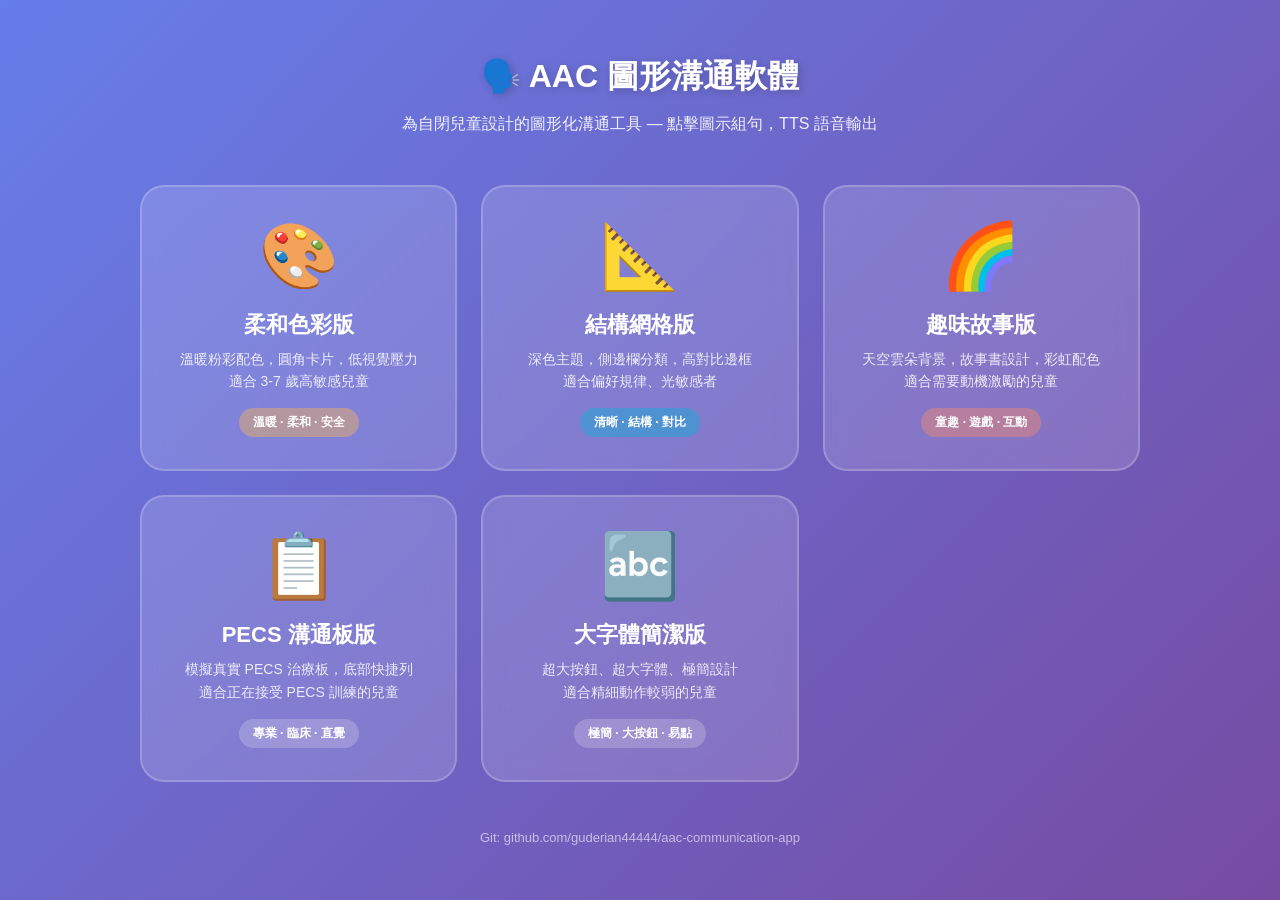
<file: index.html>
<!DOCTYPE html>
<html lang="zh-Hant">
<head>
<meta charset="UTF-8">
<meta name="viewport" content="width=device-width, initial-scale=1.0">
<title>AAC 圖形溝通軟體 - 視覺原型</title>
<style>
  * { box-sizing: border-box; margin: 0; padding: 0; }
  body {
    font-family: "Noto Sans TC", "Microsoft JhengHei", sans-serif;
    background: linear-gradient(135deg, #667eea 0%, #764ba2 100%);
    min-height: 100vh;
    display: flex;
    flex-direction: column;
    align-items: center;
    justify-content: center;
    padding: 40px 20px;
    color: white;
  }
  h1 {
    font-size: 32px;
    margin-bottom: 12px;
    text-align: center;
    text-shadow: 2px 2px 8px rgba(0,0,0,0.2);
  }
  .subtitle {
    font-size: 16px;
    opacity: 0.9;
    margin-bottom: 48px;
    text-align: center;
    max-width: 500px;
    line-height: 1.6;
  }
  .cards {
    display: grid;
    grid-template-columns: repeat(auto-fit, minmax(280px, 1fr));
    gap: 24px;
    max-width: 1000px;
    width: 100%;
  }
  .card {
    background: rgba(255,255,255,0.15);
    backdrop-filter: blur(10px);
    border-radius: 24px;
    padding: 32px 24px;
    text-align: center;
    cursor: pointer;
    transition: all 0.3s;
    border: 2px solid rgba(255,255,255,0.2);
    text-decoration: none;
    color: white;
    display: block;
  }
  .card:hover {
    transform: translateY(-8px);
    background: rgba(255,255,255,0.25);
    border-color: rgba(255,255,255,0.5);
    box-shadow: 0 16px 48px rgba(0,0,0,0.2);
  }
  .card-icon {
    font-size: 64px;
    margin-bottom: 16px;
  }
  .card-title {
    font-size: 22px;
    font-weight: 700;
    margin-bottom: 8px;
  }
  .card-desc {
    font-size: 14px;
    opacity: 0.85;
    line-height: 1.6;
    margin-bottom: 16px;
  }
  .card-tag {
    display: inline-block;
    padding: 6px 14px;
    border-radius: 20px;
    font-size: 12px;
    font-weight: 600;
    background: rgba(255,255,255,0.2);
  }
  .card:nth-child(1) .card-tag { background: rgba(255,183,77,0.4); }
  .card:nth-child(2) .card-tag { background: rgba(0,180,216,0.4); }
  .card:nth-child(3) .card-tag { background: rgba(255,138,101,0.4); }
  footer {
    margin-top: 48px;
    font-size: 13px;
    opacity: 0.6;
  }
  @media (max-width: 600px) {
    h1 { font-size: 24px; }
    .cards { grid-template-columns: 1fr; }
  }
</style>
</head>
<body>

<h1>🗣️ AAC 圖形溝通軟體</h1>
<p class="subtitle">為自閉兒童設計的圖形化溝通工具 — 點擊圖示組句，TTS 語音輸出</p>

<div class="cards">
  <a class="card" href="001-calm-colorful/index.html">
    <div class="card-icon">🎨</div>
    <div class="card-title">柔和色彩版</div>
    <div class="card-desc">溫暖粉彩配色，圓角卡片，低視覺壓力<br>適合 3-7 歲高敏感兒童</div>
    <span class="card-tag">溫暖 · 柔和 · 安全</span>
  </a>

  <a class="card" href="002-structured-grid/index.html">
    <div class="card-icon">📐</div>
    <div class="card-title">結構網格版</div>
    <div class="card-desc">深色主題，側邊欄分類，高對比邊框<br>適合偏好規律、光敏感者</div>
    <span class="card-tag">清晰 · 結構 · 對比</span>
  </a>

  <a class="card" href="003-playful-story/index.html">
    <div class="card-icon">🌈</div>
    <div class="card-title">趣味故事版</div>
    <div class="card-desc">天空雲朵背景，故事書設計，彩虹配色<br>適合需要動機激勵的兒童</div>
    <span class="card-tag">童趣 · 遊戲 · 互動</span>
  </a>

  <a class="card" href="004-pecs-board/index.html">
    <div class="card-icon">📋</div>
    <div class="card-title">PECS 溝通板版</div>
    <div class="card-desc">模擬真實 PECS 治療板，底部快捷列<br>適合正在接受 PECS 訓練的兒童</div>
    <span class="card-tag">專業 · 臨床 · 直覺</span>
  </a>

  <a class="card" href="005-large-button/index.html">
    <div class="card-icon">🔤</div>
    <div class="card-title">大字體簡潔版</div>
    <div class="card-desc">超大按鈕、超大字體、極簡設計<br>適合精細動作較弱的兒童</div>
    <span class="card-tag">極簡 · 大按鈕 · 易點</span>
  </a>
</div>

<footer>Git: github.com/guderian44444/aac-communication-app</footer>

</body>
</html>
</file>
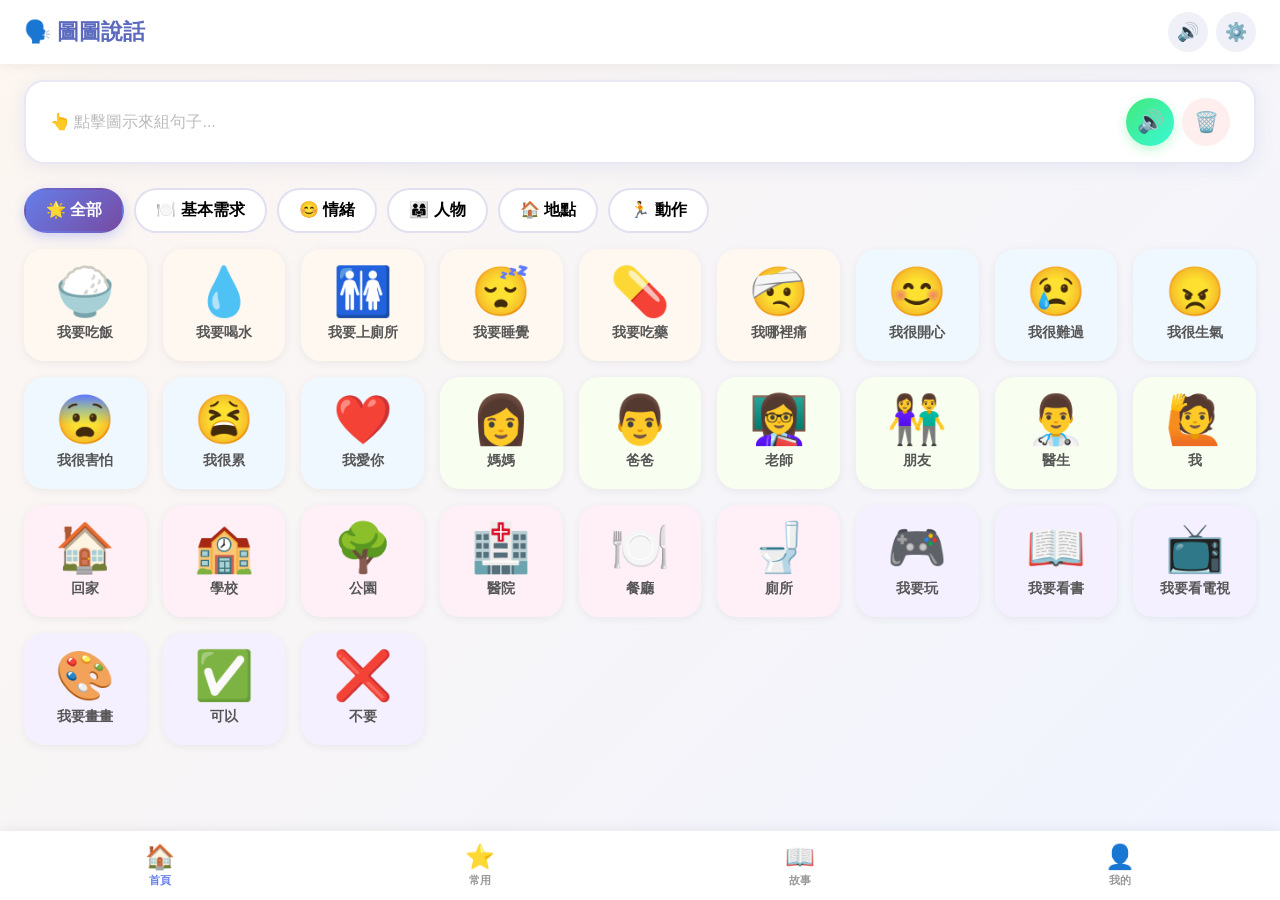
<file: 001-calm-colorful/index.html>
<!DOCTYPE html>
<html lang="zh-Hant">
<head>
<meta charset="UTF-8">
<meta name="viewport" content="width=device-width, initial-scale=1.0">
<title>圖圖說話 - 柔和色彩版</title>
<style>
  * { box-sizing: border-box; margin: 0; padding: 0; }
  body {
    font-family: "Noto Sans TC", -apple-system, "Microsoft JhengHei", sans-serif;
    background: linear-gradient(135deg, #fdf6f0 0%, #f0f4ff 100%);
    min-height: 100vh;
    color: #333;
  }

  /* Header */
  .header {
    background: white;
    padding: 12px 24px;
    display: flex;
    align-items: center;
    justify-content: space-between;
    box-shadow: 0 2px 12px rgba(0,0,0,0.06);
    position: sticky;
    top: 0;
    z-index: 100;
  }
  .header h1 {
    font-size: 22px;
    color: #5b6abf;
    display: flex;
    align-items: center;
    gap: 8px;
  }
  .header-actions {
    display: flex;
    gap: 8px;
  }
  .header-btn {
    width: 40px; height: 40px;
    border-radius: 50%;
    border: none;
    background: #f0f0f8;
    font-size: 18px;
    cursor: pointer;
    display: flex;
    align-items: center;
    justify-content: center;
    transition: all 0.2s;
  }
  .header-btn:hover { background: #e0e0f0; transform: scale(1.05); }

  /* Sentence Bar */
  .sentence-bar {
    background: white;
    margin: 16px 24px;
    border-radius: 20px;
    padding: 16px 24px;
    min-height: 72px;
    display: flex;
    align-items: center;
    gap: 12px;
    box-shadow: 0 4px 20px rgba(91,106,191,0.1);
    border: 2px solid #e8e8f4;
    flex-wrap: wrap;
  }
  .sentence-word {
    background: linear-gradient(135deg, #667eea 0%, #764ba2 100%);
    color: white;
    padding: 8px 16px;
    border-radius: 12px;
    font-size: 18px;
    font-weight: 600;
    animation: popIn 0.3s ease;
  }
  @keyframes popIn {
    0% { transform: scale(0.5); opacity: 0; }
    70% { transform: scale(1.1); }
    100% { transform: scale(1); opacity: 1; }
  }
  .sentence-placeholder {
    color: #bbb;
    font-size: 16px;
  }
  .sentence-actions {
    margin-left: auto;
    display: flex;
    gap: 8px;
  }
  .speak-btn {
    background: linear-gradient(135deg, #43e97b 0%, #38f9d7 100%);
    border: none;
    width: 48px; height: 48px;
    border-radius: 50%;
    font-size: 22px;
    cursor: pointer;
    transition: transform 0.2s;
    box-shadow: 0 4px 12px rgba(67,233,123,0.3);
  }
  .speak-btn:hover { transform: scale(1.1); }
  .speak-btn:active { transform: scale(0.95); }
  .clear-btn {
    background: #fee;
    border: none;
    width: 48px; height: 48px;
    border-radius: 50%;
    font-size: 20px;
    cursor: pointer;
    transition: transform 0.2s;
  }
  .clear-btn:hover { transform: scale(1.1); }

  /* Category Tabs */
  .category-tabs {
    display: flex;
    gap: 10px;
    padding: 8px 24px 16px;
    overflow-x: auto;
  }
  .cat-tab {
    flex-shrink: 0;
    padding: 10px 20px;
    border-radius: 25px;
    border: 2px solid #e0e0f0;
    background: white;
    font-size: 16px;
    font-weight: 600;
    cursor: pointer;
    transition: all 0.2s;
    display: flex;
    align-items: center;
    gap: 6px;
  }
  .cat-tab:hover { border-color: #667eea; background: #f8f8ff; }
  .cat-tab.active {
    background: linear-gradient(135deg, #667eea 0%, #764ba2 100%);
    color: white;
    border-color: transparent;
    box-shadow: 0 4px 12px rgba(102,126,234,0.3);
  }

  /* Icon Grid */
  .icon-grid {
    display: grid;
    grid-template-columns: repeat(auto-fill, minmax(110px, 1fr));
    gap: 16px;
    padding: 0 24px 100px;
  }
  .icon-card {
    background: white;
    border-radius: 20px;
    padding: 16px 8px;
    display: flex;
    flex-direction: column;
    align-items: center;
    gap: 8px;
    cursor: pointer;
    transition: all 0.2s;
    box-shadow: 0 2px 8px rgba(0,0,0,0.06);
    border: 3px solid transparent;
  }
  .icon-card:hover {
    transform: translateY(-4px);
    box-shadow: 0 8px 24px rgba(0,0,0,0.1);
    border-color: #667eea;
  }
  .icon-card:active {
    transform: scale(0.95);
  }
  .icon-card .emoji {
    font-size: 48px;
    line-height: 1;
  }
  .icon-card .label {
    font-size: 14px;
    font-weight: 600;
    color: #555;
    text-align: center;
  }

  /* Color themes per category */
  .icon-card[data-cat="needs"] { background: #fff8f0; }
  .icon-card[data-cat="needs"]:hover { border-color: #ff9a56; }
  .icon-card[data-cat="emotions"] { background: #f0f8ff; }
  .icon-card[data-cat="emotions"]:hover { border-color: #56b4ff; }
  .icon-card[data-cat="people"] { background: #f8fff0; }
  .icon-card[data-cat="people"]:hover { border-color: #7bd856; }
  .icon-card[data-cat="places"] { background: #fff0f8; }
  .icon-card[data-cat="places"]:hover { border-color: #ff56b4; }
  .icon-card[data-cat="actions"] { background: #f5f0ff; }
  .icon-card[data-cat="actions"]:hover { border-color: #b456ff; }

  /* Speaking animation */
  .speaking {
    animation: pulse 0.6s ease infinite alternate;
  }
  @keyframes pulse {
    from { box-shadow: 0 0 0 0 rgba(67,233,123,0.4); }
    to { box-shadow: 0 0 0 16px rgba(67,233,123,0); }
  }

  /* Bottom nav */
  .bottom-nav {
    position: fixed;
    bottom: 0;
    left: 0;
    right: 0;
    background: white;
    display: flex;
    justify-content: space-around;
    padding: 8px 0;
    box-shadow: 0 -2px 12px rgba(0,0,0,0.06);
    z-index: 100;
  }
  .nav-item {
    display: flex;
    flex-direction: column;
    align-items: center;
    gap: 2px;
    cursor: pointer;
    padding: 4px 16px;
    border-radius: 12px;
    transition: background 0.2s;
    border: none;
    background: none;
  }
  .nav-item:hover { background: #f5f5ff; }
  .nav-item.active { color: #667eea; }
  .nav-item .nav-icon { font-size: 24px; }
  .nav-item .nav-label { font-size: 11px; font-weight: 600; color: #999; }
  .nav-item.active .nav-label { color: #667eea; }

  /* Toast */
  .toast {
    position: fixed;
    bottom: 90px;
    left: 50%;
    transform: translateX(-50%) translateY(20px);
    background: #333;
    color: white;
    padding: 12px 24px;
    border-radius: 12px;
    font-size: 14px;
    opacity: 0;
    transition: all 0.3s;
    pointer-events: none;
    z-index: 200;
  }
  .toast.show {
    opacity: 1;
    transform: translateX(-50%) translateY(0);
  }

  /* Responsive */
  @media (max-width: 600px) {
    .icon-grid { grid-template-columns: repeat(3, 1fr); gap: 12px; }
    .icon-card .emoji { font-size: 40px; }
    .sentence-bar { margin: 12px 16px; }
    .category-tabs { padding: 8px 16px 12px; }
    .icon-grid { padding: 0 16px 100px; }
  }
</style>
</head>
<body>

<!-- Header -->
<div class="header">
  <h1>🗣️ 圖圖說話</h1>
  <div class="header-actions">
    <button class="header-btn" onclick="showToast('🔊 語音已開啟')">🔊</button>
    <button class="header-btn" onclick="showToast('⚙️ 設定')">⚙️</button>
  </div>
</div>

<!-- Sentence Builder -->
<div class="sentence-bar" id="sentenceBar">
  <span class="sentence-placeholder">👆 點擊圖示來組句子...</span>
  <div class="sentence-actions">
    <button class="speak-btn" id="speakBtn" onclick="speakSentence()">🔊</button>
    <button class="clear-btn" onclick="clearSentence()">🗑️</button>
  </div>
</div>

<!-- Category Tabs -->
<div class="category-tabs" id="categoryTabs">
  <button class="cat-tab active" data-cat="all" onclick="filterCategory('all', this)">🌟 全部</button>
  <button class="cat-tab" data-cat="needs" onclick="filterCategory('needs', this)">🍽️ 基本需求</button>
  <button class="cat-tab" data-cat="emotions" onclick="filterCategory('emotions', this)">😊 情緒</button>
  <button class="cat-tab" data-cat="people" onclick="filterCategory('people', this)">👨‍👩‍👧 人物</button>
  <button class="cat-tab" data-cat="places" onclick="filterCategory('places', this)">🏠 地點</button>
  <button class="cat-tab" data-cat="actions" onclick="filterCategory('actions', this)">🏃 動作</button>
</div>

<!-- Icon Grid -->
<div class="icon-grid" id="iconGrid"></div>

<!-- Bottom Navigation -->
<div class="bottom-nav">
  <button class="nav-item active">
    <span class="nav-icon">🏠</span>
    <span class="nav-label">首頁</span>
  </button>
  <button class="nav-item">
    <span class="nav-icon">⭐</span>
    <span class="nav-label">常用</span>
  </button>
  <button class="nav-item">
    <span class="nav-icon">📖</span>
    <span class="nav-label">故事</span>
  </button>
  <button class="nav-item">
    <span class="nav-icon">👤</span>
    <span class="nav-label">我的</span>
  </button>
</div>

<!-- Toast -->
<div class="toast" id="toast"></div>

<script>
// Vocabulary data
const vocabulary = [
  // 基本需求
  { id: 'eat', text: '我要吃飯', emoji: '🍚', cat: 'needs' },
  { id: 'drink', text: '我要喝水', emoji: '💧', cat: 'needs' },
  { id: 'toilet', text: '我要上廁所', emoji: '🚻', cat: 'needs' },
  { id: 'sleep', text: '我要睡覺', emoji: '😴', cat: 'needs' },
  { id: 'medicine', text: '我要吃藥', emoji: '💊', cat: 'needs' },
  { id: 'hurt', text: '我哪裡痛', emoji: '🤕', cat: 'needs' },
  // 情緒
  { id: 'happy', text: '我很開心', emoji: '😊', cat: 'emotions' },
  { id: 'sad', text: '我很難過', emoji: '😢', cat: 'emotions' },
  { id: 'angry', text: '我很生氣', emoji: '😠', cat: 'emotions' },
  { id: 'scared', text: '我很害怕', emoji: '😨', cat: 'emotions' },
  { id: 'tired', text: '我很累', emoji: '😫', cat: 'emotions' },
  { id: 'love', text: '我愛你', emoji: '❤️', cat: 'emotions' },
  // 人物
  { id: 'mom', text: '媽媽', emoji: '👩', cat: 'people' },
  { id: 'dad', text: '爸爸', emoji: '👨', cat: 'people' },
  { id: 'teacher', text: '老師', emoji: '👩‍🏫', cat: 'people' },
  { id: 'friend', text: '朋友', emoji: '👫', cat: 'people' },
  { id: 'doctor', text: '醫生', emoji: '👨‍⚕️', cat: 'people' },
  { id: 'me', text: '我', emoji: '🙋', cat: 'people' },
  // 地點
  { id: 'home', text: '回家', emoji: '🏠', cat: 'places' },
  { id: 'school', text: '學校', emoji: '🏫', cat: 'places' },
  { id: 'park', text: '公園', emoji: '🌳', cat: 'places' },
  { id: 'hospital', text: '醫院', emoji: '🏥', cat: 'places' },
  { id: 'restaurant', text: '餐廳', emoji: '🍽️', cat: 'places' },
  { id: 'bathroom', text: '廁所', emoji: '🚽', cat: 'places' },
  // 動作
  { id: 'play', text: '我要玩', emoji: '🎮', cat: 'actions' },
  { id: 'read', text: '我要看書', emoji: '📖', cat: 'actions' },
  { id: 'watch', text: '我要看電視', emoji: '📺', cat: 'actions' },
  { id: 'draw', text: '我要畫畫', emoji: '🎨', cat: 'actions' },
  { id: 'yes', text: '可以', emoji: '✅', cat: 'actions' },
  { id: 'no', text: '不要', emoji: '❌', cat: 'actions' },
];

let sentence = [];
let currentCategory = 'all';

// Render icons
function renderIcons() {
  const grid = document.getElementById('iconGrid');
  const filtered = currentCategory === 'all'
    ? vocabulary
    : vocabulary.filter(v => v.cat === currentCategory);

  grid.innerHTML = filtered.map(item => `
    <div class="icon-card" data-cat="${item.cat}" onclick="addToSentence('${item.text}', this)">
      <span class="emoji">${item.emoji}</span>
      <span class="label">${item.text}</span>
    </div>
  `).join('');
}

// Filter by category
function filterCategory(cat, btn) {
  currentCategory = cat;
  document.querySelectorAll('.cat-tab').forEach(t => t.classList.remove('active'));
  btn.classList.add('active');
  renderIcons();
}

// Add word to sentence
function addToSentence(text, el) {
  sentence.push(text);
  updateSentenceBar();
  // Visual feedback
  el.style.transform = 'scale(0.9)';
  setTimeout(() => el.style.transform = '', 150);
}

// Update sentence display
function updateSentenceBar() {
  const bar = document.getElementById('sentenceBar');
  const actions = bar.querySelector('.sentence-actions');

  if (sentence.length === 0) {
    bar.innerHTML = '<span class="sentence-placeholder">👆 點擊圖示來組句子...</span>';
    bar.appendChild(actions);
    return;
  }

  bar.innerHTML = '';
  sentence.forEach((word, i) => {
    const span = document.createElement('span');
    span.className = 'sentence-word';
    span.textContent = word;
    span.style.animationDelay = `${i * 0.05}s`;
    bar.appendChild(span);
  });
  bar.appendChild(actions);
}

// Speak sentence
function speakSentence() {
  if (sentence.length === 0) {
    showToast('請先點擊圖示組句子');
    return;
  }
  const text = sentence.join('，');
  const utterance = new SpeechSynthesisUtterance(text);
  utterance.lang = 'zh-TW';
  utterance.rate = 0.85;
  utterance.pitch = 1.1;

  const btn = document.getElementById('speakBtn');
  btn.classList.add('speaking');
  utterance.onend = () => btn.classList.remove('speaking');
  speechSynthesis.speak(utterance);
  showToast(`🔊 "${text}"`);
}

// Clear sentence
function clearSentence() {
  sentence = [];
  updateSentenceBar();
  showToast('已清除');
}

// Toast notification
function showToast(msg) {
  const toast = document.getElementById('toast');
  toast.textContent = msg;
  toast.classList.add('show');
  setTimeout(() => toast.classList.remove('show'), 2000);
}

// Init
renderIcons();
</script>
</body>
</function>
</tool_call>
</file>
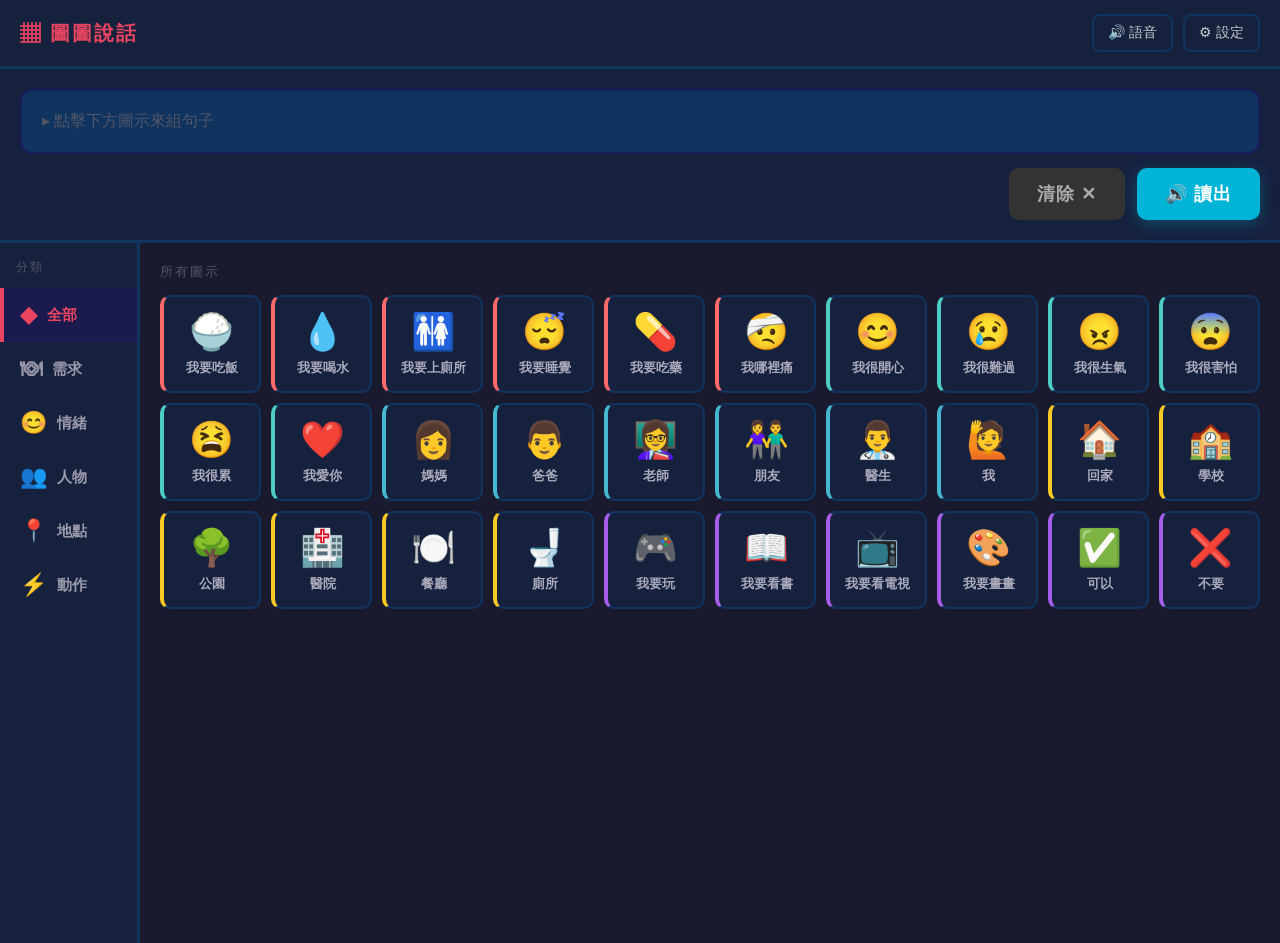
<file: 002-structured-grid/index.html>
<!DOCTYPE html>
<html lang="zh-Hant">
<head>
<meta charset="UTF-8">
<meta name="viewport" content="width=device-width, initial-scale=1.0">
<title>圖圖說話 - 結構網格版</title>
<style>
  * { box-sizing: border-box; margin: 0; padding: 0; }
  body {
    font-family: "Noto Sans TC", "Microsoft JhengHei", sans-serif;
    background: #1a1a2e;
    min-height: 100vh;
    color: #eee;
  }

  /* Top bar */
  .topbar {
    background: #16213e;
    padding: 14px 20px;
    display: flex;
    align-items: center;
    justify-content: space-between;
    border-bottom: 3px solid #0f3460;
  }
  .topbar h1 {
    font-size: 20px;
    color: #e94560;
    letter-spacing: 2px;
  }
  .topbar-right { display: flex; gap: 10px; }
  .topbar-btn {
    padding: 8px 14px;
    border-radius: 8px;
    border: 2px solid #0f3460;
    background: #16213e;
    color: #ccc;
    font-size: 14px;
    cursor: pointer;
    transition: all 0.2s;
  }
  .topbar-btn:hover { border-color: #e94560; color: #e94560; }

  /* Sentence bar - prominent */
  .sentence-zone {
    background: #16213e;
    margin: 0;
    padding: 20px;
    border-bottom: 3px solid #0f3460;
  }
  .sentence-display {
    background: #0f3460;
    border-radius: 12px;
    padding: 20px;
    min-height: 64px;
    display: flex;
    align-items: center;
    gap: 10px;
    flex-wrap: wrap;
    border: 2px solid #1a1a5e;
  }
  .sentence-display .placeholder {
    color: #556;
    font-size: 16px;
  }
  .word-chip {
    background: #e94560;
    color: white;
    padding: 10px 18px;
    border-radius: 8px;
    font-size: 20px;
    font-weight: 700;
    letter-spacing: 1px;
    animation: chipIn 0.25s ease;
  }
  @keyframes chipIn {
    from { transform: scale(0); opacity: 0; }
    to { transform: scale(1); opacity: 1; }
  }
  .sentence-controls {
    display: flex;
    gap: 12px;
    margin-top: 14px;
    justify-content: flex-end;
  }
  .ctrl-btn {
    padding: 14px 28px;
    border-radius: 10px;
    border: none;
    font-size: 18px;
    font-weight: 700;
    cursor: pointer;
    transition: all 0.15s;
    letter-spacing: 1px;
  }
  .ctrl-btn:active { transform: scale(0.95); }
  .btn-speak {
    background: #00b4d8;
    color: white;
    box-shadow: 0 4px 16px rgba(0,180,216,0.3);
  }
  .btn-speak:hover { background: #0096c7; }
  .btn-clear {
    background: #333;
    color: #aaa;
  }
  .btn-clear:hover { background: #444; color: #ddd; }

  /* Main layout: sidebar + grid */
  .main-layout {
    display: flex;
    min-height: calc(100vh - 200px);
  }

  /* Sidebar categories */
  .sidebar {
    width: 140px;
    background: #16213e;
    border-right: 3px solid #0f3460;
    padding: 16px 0;
    flex-shrink: 0;
  }
  .sidebar-title {
    padding: 0 16px 12px;
    font-size: 12px;
    color: #556;
    text-transform: uppercase;
    letter-spacing: 2px;
  }
  .sidebar-btn {
    width: 100%;
    padding: 14px 16px;
    border: none;
    background: none;
    color: #99a;
    font-size: 15px;
    font-weight: 600;
    text-align: left;
    cursor: pointer;
    transition: all 0.2s;
    border-left: 4px solid transparent;
    display: flex;
    align-items: center;
    gap: 10px;
  }
  .sidebar-btn:hover { background: #1a1a4e; color: #ddd; }
  .sidebar-btn.active {
    background: #1a1a4e;
    color: #e94560;
    border-left-color: #e94560;
  }
  .sidebar-btn .s-icon { font-size: 22px; }

  /* Icon grid area */
  .grid-area {
    flex: 1;
    padding: 20px;
    overflow-y: auto;
  }
  .grid-section-title {
    font-size: 13px;
    color: #556;
    letter-spacing: 2px;
    text-transform: uppercase;
    margin-bottom: 14px;
  }
  .icon-grid {
    display: grid;
    grid-template-columns: repeat(auto-fill, minmax(100px, 1fr));
    gap: 10px;
  }
  .icon-cell {
    background: #16213e;
    border: 2px solid #0f3460;
    border-radius: 10px;
    padding: 14px 8px;
    display: flex;
    flex-direction: column;
    align-items: center;
    gap: 6px;
    cursor: pointer;
    transition: all 0.15s;
  }
  .icon-cell:hover {
    border-color: #e94560;
    background: #1a1a4e;
    transform: translateY(-2px);
  }
  .icon-cell:active {
    transform: scale(0.93);
    border-color: #00b4d8;
  }
  .icon-cell .cell-emoji { font-size: 36px; }
  .icon-cell .cell-label {
    font-size: 13px;
    font-weight: 600;
    color: #aab;
    text-align: center;
  }

  /* Category color coding */
  .icon-cell[data-cat="needs"] { border-left: 4px solid #ff6b6b; }
  .icon-cell[data-cat="emotions"] { border-left: 4px solid #4ecdc4; }
  .icon-cell[data-cat="people"] { border-left: 4px solid #45b7d1; }
  .icon-cell[data-cat="places"] { border-left: 4px solid #f9ca24; }
  .icon-cell[data-cat="actions"] { border-left: 4px solid #a55eea; }

  /* Speaking state */
  .btn-speak.speaking {
    animation: speakPulse 0.5s ease infinite alternate;
  }
  @keyframes speakPulse {
    from { box-shadow: 0 0 0 0 rgba(0,180,216,0.4); }
    to { box-shadow: 0 0 0 12px rgba(0,180,216,0); }
  }

  /* Toast */
  .toast {
    position: fixed;
    top: 20px;
    right: 20px;
    background: #00b4d8;
    color: white;
    padding: 12px 24px;
    border-radius: 8px;
    font-size: 14px;
    font-weight: 600;
    opacity: 0;
    transform: translateY(-10px);
    transition: all 0.3s;
    z-index: 200;
  }
  .toast.show { opacity: 1; transform: translateY(0); }

  /* Responsive */
  @media (max-width: 768px) {
    .main-layout { flex-direction: column; }
    .sidebar {
      width: 100%;
      border-right: none;
      border-bottom: 3px solid #0f3460;
      padding: 10px 0;
    }
    .sidebar-title { display: none; }
    .sidebar-btn {
      display: inline-flex;
      width: auto;
      padding: 10px 14px;
      border-left: none;
      border-bottom: 3px solid transparent;
    }
    .sidebar-btn.active { border-bottom-color: #e94560; }
    .sidebar-inner { display: flex; gap: 4px; padding: 0 10px; overflow-x: auto; }
    .icon-grid { grid-template-columns: repeat(3, 1fr); }
  }
</style>
</head>
<body>

<div class="topbar">
  <h1>▦ 圖圖說話</h1>
  <div class="topbar-right">
    <button class="topbar-btn" onclick="showToast('🔊 語音開')">🔊 語音</button>
    <button class="topbar-btn" onclick="showToast('⚙ 設定')">⚙ 設定</button>
  </div>
</div>

<div class="sentence-zone">
  <div class="sentence-display" id="sentenceDisplay">
    <span class="placeholder">▸ 點擊下方圖示來組句子</span>
  </div>
  <div class="sentence-controls">
    <button class="ctrl-btn btn-clear" onclick="clearSentence()">清除 ✕</button>
    <button class="ctrl-btn btn-speak" id="speakBtn" onclick="speakSentence()">🔊 讀出</button>
  </div>
</div>

<div class="main-layout">
  <div class="sidebar">
    <div class="sidebar-title">分類</div>
    <div class="sidebar-inner" id="sidebarBtns">
      <button class="sidebar-btn active" data-cat="all" onclick="filterCat('all', this)">
        <span class="s-icon">◆</span>全部
      </button>
      <button class="sidebar-btn" data-cat="needs" onclick="filterCat('needs', this)">
        <span class="s-icon">🍽</span>需求
      </button>
      <button class="sidebar-btn" data-cat="emotions" onclick="filterCat('emotions', this)">
        <span class="s-icon">😊</span>情緒
      </button>
      <button class="sidebar-btn" data-cat="people" onclick="filterCat('people', this)">
        <span class="s-icon">👥</span>人物
      </button>
      <button class="sidebar-btn" data-cat="places" onclick="filterCat('places', this)">
        <span class="s-icon">📍</span>地點
      </button>
      <button class="sidebar-btn" data-cat="actions" onclick="filterCat('actions', this)">
        <span class="s-icon">⚡</span>動作
      </button>
    </div>
  </div>
  <div class="grid-area">
    <div class="grid-section-title" id="sectionTitle">所有圖示</div>
    <div class="icon-grid" id="iconGrid"></div>
  </div>
</div>

<div class="toast" id="toast"></div>

<script>
const vocabulary = [
  { id: 'eat', text: '我要吃飯', emoji: '🍚', cat: 'needs' },
  { id: 'drink', text: '我要喝水', emoji: '💧', cat: 'needs' },
  { id: 'toilet', text: '我要上廁所', emoji: '🚻', cat: 'needs' },
  { id: 'sleep', text: '我要睡覺', emoji: '😴', cat: 'needs' },
  { id: 'medicine', text: '我要吃藥', emoji: '💊', cat: 'needs' },
  { id: 'hurt', text: '我哪裡痛', emoji: '🤕', cat: 'needs' },
  { id: 'happy', text: '我很開心', emoji: '😊', cat: 'emotions' },
  { id: 'sad', text: '我很難過', emoji: '😢', cat: 'emotions' },
  { id: 'angry', text: '我很生氣', emoji: '😠', cat: 'emotions' },
  { id: 'scared', text: '我很害怕', emoji: '😨', cat: 'emotions' },
  { id: 'tired', text: '我很累', emoji: '😫', cat: 'emotions' },
  { id: 'love', text: '我愛你', emoji: '❤️', cat: 'emotions' },
  { id: 'mom', text: '媽媽', emoji: '👩', cat: 'people' },
  { id: 'dad', text: '爸爸', emoji: '👨', cat: 'people' },
  { id: 'teacher', text: '老師', emoji: '👩‍🏫', cat: 'people' },
  { id: 'friend', text: '朋友', emoji: '👫', cat: 'people' },
  { id: 'doctor', text: '醫生', emoji: '👨‍⚕️', cat: 'people' },
  { id: 'me', text: '我', emoji: '🙋', cat: 'people' },
  { id: 'home', text: '回家', emoji: '🏠', cat: 'places' },
  { id: 'school', text: '學校', emoji: '🏫', cat: 'places' },
  { id: 'park', text: '公園', emoji: '🌳', cat: 'places' },
  { id: 'hospital', text: '醫院', emoji: '🏥', cat: 'places' },
  { id: 'restaurant', text: '餐廳', emoji: '🍽️', cat: 'places' },
  { id: 'bathroom', text: '廁所', emoji: '🚽', cat: 'places' },
  { id: 'play', text: '我要玩', emoji: '🎮', cat: 'actions' },
  { id: 'read', text: '我要看書', emoji: '📖', cat: 'actions' },
  { id: 'watch', text: '我要看電視', emoji: '📺', cat: 'actions' },
  { id: 'draw', text: '我要畫畫', emoji: '🎨', cat: 'actions' },
  { id: 'yes', text: '可以', emoji: '✅', cat: 'actions' },
  { id: 'no', text: '不要', emoji: '❌', cat: 'actions' },
];

let sentence = [];
let currentCat = 'all';

const catNames = {
  all: '所有圖示', needs: '基本需求', emotions: '情緒表達',
  people: '人物', places: '地點', actions: '動作'
};

function render() {
  const grid = document.getElementById('iconGrid');
  const filtered = currentCat === 'all' ? vocabulary : vocabulary.filter(v => v.cat === currentCat);
  document.getElementById('sectionTitle').textContent = catNames[currentCat] || '所有圖示';

  grid.innerHTML = filtered.map(item => `
    <div class="icon-cell" data-cat="${item.cat}" onclick="addWord('${item.text}')">
      <span class="cell-emoji">${item.emoji}</span>
      <span class="cell-label">${item.text}</span>
    </div>
  `).join('');
}

function filterCat(cat, btn) {
  currentCat = cat;
  document.querySelectorAll('.sidebar-btn').forEach(b => b.classList.remove('active'));
  btn.classList.add('active');
  render();
}

function addWord(text) {
  sentence.push(text);
  updateDisplay();
}

function updateDisplay() {
  const display = document.getElementById('sentenceDisplay');
  if (sentence.length === 0) {
    display.innerHTML = '<span class="placeholder">▸ 點擊下方圖示來組句子</span>';
    return;
  }
  display.innerHTML = sentence.map(w => `<span class="word-chip">${w}</span>`).join('');
}

function speakSentence() {
  if (!sentence.length) { showToast('請先點擊圖示'); return; }
  const text = sentence.join('，');
  const u = new SpeechSynthesisUtterance(text);
  u.lang = 'zh-TW'; u.rate = 0.85; u.pitch = 1.1;
  const btn = document.getElementById('speakBtn');
  btn.classList.add('speaking');
  u.onend = () => btn.classList.remove('speaking');
  speechSynthesis.speak(u);
  showToast(`🔊 "${text}"`);
}

function clearSentence() {
  sentence = [];
  updateDisplay();
  showToast('已清除');
}

function showToast(msg) {
  const t = document.getElementById('toast');
  t.textContent = msg;
  t.classList.add('show');
  setTimeout(() => t.classList.remove('show'), 2000);
}

render();
</script>
</body>
</html>
</file>
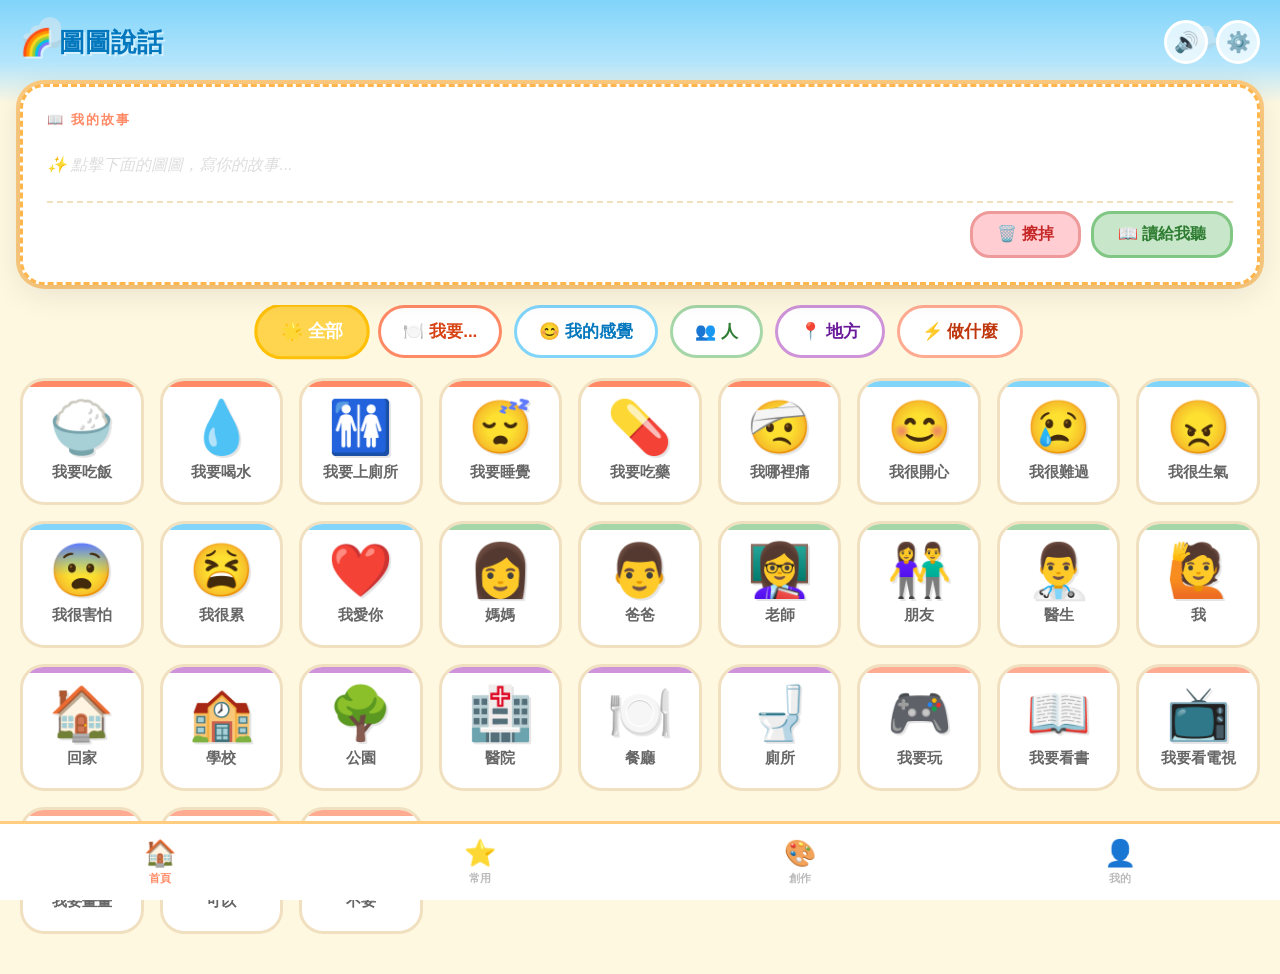
<file: 003-playful-story/index.html>
<!DOCTYPE html>
<html lang="zh-Hant">
<head>
<meta charset="UTF-8">
<meta name="viewport" content="width=device-width, initial-scale=1.0">
<title>圖圖說話 - 趣味故事版</title>
<style>
  * { box-sizing: border-box; margin: 0; padding: 0; }
  body {
    font-family: "Noto Sans TC", "Microsoft JhengHei", sans-serif;
    background: #FFF8E1;
    min-height: 100vh;
    color: #444;
    overflow-x: hidden;
  }

  /* Playful header with clouds */
  .header {
    background: linear-gradient(180deg, #81D4FA 0%, #B3E5FC 60%, #FFF8E1 100%);
    padding: 20px 20px 40px;
    position: relative;
    overflow: hidden;
  }
  .header::before {
    content: '☁️';
    position: absolute;
    top: 10px; left: 20px;
    font-size: 40px;
    opacity: 0.5;
  }
  .header::after {
    content: '☁️';
    position: absolute;
    top: 20px; right: 60px;
    font-size: 30px;
    opacity: 0.4;
  }
  .header-inner {
    display: flex;
    align-items: center;
    justify-content: space-between;
    position: relative;
    z-index: 1;
  }
  .header h1 {
    font-size: 26px;
    color: #0277BD;
    text-shadow: 2px 2px 0 rgba(255,255,255,0.5);
  }
  .header-btns { display: flex; gap: 8px; }
  .h-btn {
    width: 44px; height: 44px;
    border-radius: 50%;
    border: 3px solid white;
    background: rgba(255,255,255,0.7);
    font-size: 20px;
    cursor: pointer;
    transition: all 0.2s;
    backdrop-filter: blur(4px);
  }
  .h-btn:hover { background: white; transform: scale(1.1); }

  /* Story sentence area */
  .story-zone {
    margin: -20px 20px 20px;
    position: relative;
    z-index: 2;
  }
  .story-book {
    background: white;
    border-radius: 24px;
    padding: 24px;
    box-shadow: 0 8px 32px rgba(0,0,0,0.1), 0 0 0 4px #FFCC80;
    border: 3px dashed #FFB74D;
    min-height: 90px;
    display: flex;
    flex-direction: column;
    gap: 12px;
  }
  .story-title {
    font-size: 13px;
    color: #FF8A65;
    font-weight: 700;
    letter-spacing: 2px;
  }
  .story-line {
    display: flex;
    align-items: center;
    gap: 8px;
    flex-wrap: wrap;
    min-height: 48px;
  }
  .story-placeholder {
    color: #ddd;
    font-size: 16px;
    font-style: italic;
  }
  .story-word {
    background: linear-gradient(135deg, #FFB74D, #FF8A65);
    color: white;
    padding: 8px 16px;
    border-radius: 20px;
    font-size: 18px;
    font-weight: 700;
    box-shadow: 0 3px 8px rgba(255,138,101,0.3);
    animation: bounceIn 0.4s ease;
    position: relative;
  }
  .story-word::after {
    content: '';
    position: absolute;
    bottom: -4px; left: 50%;
    transform: translateX(-50%);
    width: 6px; height: 6px;
    background: #FF8A65;
    border-radius: 50%;
  }
  @keyframes bounceIn {
    0% { transform: scale(0) rotate(-10deg); }
    60% { transform: scale(1.15) rotate(3deg); }
    100% { transform: scale(1) rotate(0); }
  }
  .story-actions {
    display: flex;
    gap: 10px;
    justify-content: flex-end;
    padding-top: 8px;
    border-top: 2px dashed #f0e0c0;
  }
  .story-btn {
    padding: 10px 24px;
    border-radius: 20px;
    border: 3px solid;
    font-size: 16px;
    font-weight: 700;
    cursor: pointer;
    transition: all 0.2s;
  }
  .story-btn:active { transform: scale(0.93); }
  .btn-read {
    background: #C8E6C9;
    border-color: #81C784;
    color: #2E7D32;
  }
  .btn-read:hover { background: #A5D6A7; }
  .btn-read.speaking {
    animation: readPulse 0.6s ease infinite alternate;
  }
  @keyframes readPulse {
    from { box-shadow: 0 0 0 0 rgba(129,199,132,0.4); }
    to { box-shadow: 0 0 0 10px rgba(129,199,132,0); }
  }
  .btn-erase {
    background: #FFCDD2;
    border-color: #EF9A9A;
    color: #C62828;
  }
  .btn-erase:hover { background: #EF9A9A; }

  /* Category bubbles */
  .cat-bubbles {
    display: flex;
    gap: 12px;
    padding: 0 20px 20px;
    overflow-x: auto;
    justify-content: center;
    flex-wrap: wrap;
  }
  .bubble {
    flex-shrink: 0;
    padding: 12px 22px;
    border-radius: 30px;
    border: 3px solid;
    background: white;
    font-size: 17px;
    font-weight: 700;
    cursor: pointer;
    transition: all 0.2s;
    display: flex;
    align-items: center;
    gap: 6px;
  }
  .bubble:hover { transform: translateY(-3px); }
  .bubble:active { transform: scale(0.95); }
  .bubble.active {
    color: white !important;
    transform: scale(1.05);
  }
  .bubble[data-cat="all"] { border-color: #FFD54F; color: #F57F17; }
  .bubble[data-cat="all"].active { background: #FFD54F; border-color: #FFC107; }
  .bubble[data-cat="needs"] { border-color: #FF8A65; color: #D84315; }
  .bubble[data-cat="needs"].active { background: #FF8A65; border-color: #FF7043; }
  .bubble[data-cat="emotions"] { border-color: #81D4FA; color: #0277BD; }
  .bubble[data-cat="emotions"].active { background: #81D4FA; border-color: #4FC3F7; }
  .bubble[data-cat="people"] { border-color: #A5D6A7; color: #2E7D32; }
  .bubble[data-cat="people"].active { background: #A5D6A7; border-color: #81C784; }
  .bubble[data-cat="places"] { border-color: #CE93D8; color: #6A1B9A; }
  .bubble[data-cat="places"].active { background: #CE93D8; border-color: #BA68C8; }
  .bubble[data-cat="actions"] { border-color: #FFAB91; color: #BF360C; }
  .bubble[data-cat="actions"].active { background: #FFAB91; border-color: #FF8A65; }

  /* Fun icon grid */
  .fun-grid {
    display: grid;
    grid-template-columns: repeat(auto-fill, minmax(120px, 1fr));
    gap: 16px;
    padding: 0 20px 40px;
  }
  .fun-card {
    background: white;
    border-radius: 24px;
    padding: 20px 12px;
    display: flex;
    flex-direction: column;
    align-items: center;
    gap: 10px;
    cursor: pointer;
    transition: all 0.25s;
    border: 3px solid #f0e0c0;
    position: relative;
    overflow: hidden;
  }
  .fun-card::before {
    content: '';
    position: absolute;
    top: 0; left: 0; right: 0;
    height: 6px;
    border-radius: 24px 24px 0 0;
  }
  .fun-card[data-cat="needs"]::before { background: #FF8A65; }
  .fun-card[data-cat="emotions"]::before { background: #81D4FA; }
  .fun-card[data-cat="people"]::before { background: #A5D6A7; }
  .fun-card[data-cat="places"]::before { background: #CE93D8; }
  .fun-card[data-cat="actions"]::before { background: #FFAB91; }

  .fun-card:hover {
    transform: translateY(-6px) rotate(-1deg);
    box-shadow: 0 12px 24px rgba(0,0,0,0.1);
    border-color: #FFB74D;
  }
  .fun-card:active {
    transform: scale(0.92) rotate(0);
  }
  .fun-card .fun-emoji {
    font-size: 52px;
    line-height: 1;
    filter: drop-shadow(2px 2px 0 rgba(0,0,0,0.1));
  }
  .fun-card .fun-label {
    font-size: 15px;
    font-weight: 700;
    color: #666;
    text-align: center;
  }

  /* Fun footer */
  .fun-footer {
    position: fixed;
    bottom: 0; left: 0; right: 0;
    background: white;
    border-top: 3px solid #FFCC80;
    display: flex;
    justify-content: space-around;
    padding: 10px 0;
    z-index: 100;
  }
  .foot-item {
    display: flex;
    flex-direction: column;
    align-items: center;
    gap: 2px;
    cursor: pointer;
    border: none;
    background: none;
    padding: 4px 12px;
    border-radius: 12px;
    transition: background 0.2s;
  }
  .foot-item:hover { background: #FFF3E0; }
  .foot-item.active { color: #FF8A65; }
  .foot-icon { font-size: 26px; }
  .foot-label { font-size: 11px; font-weight: 700; color: #bbb; }
  .foot-item.active .foot-label { color: #FF8A65; }

  /* Toast */
  .toast {
    position: fixed;
    top: 50%;
    left: 50%;
    transform: translate(-50%, -50%) scale(0.8);
    background: #FF8A65;
    color: white;
    padding: 16px 32px;
    border-radius: 24px;
    font-size: 18px;
    font-weight: 700;
    opacity: 0;
    transition: all 0.3s;
    z-index: 300;
    pointer-events: none;
    box-shadow: 0 8px 24px rgba(255,138,101,0.4);
  }
  .toast.show {
    opacity: 1;
    transform: translate(-50%, -50%) scale(1);
  }

  /* Responsive */
  @media (max-width: 600px) {
    .fun-grid { grid-template-columns: repeat(3, 1fr); gap: 10px; }
    .fun-card .fun-emoji { font-size: 40px; }
    .cat-bubbles { justify-content: flex-start; }
  }
</style>
</head>
<body>

<!-- Sky header -->
<div class="header">
  <div class="header-inner">
    <h1>🌈 圖圖說話</h1>
    <div class="header-btns">
      <button class="h-btn" onclick="showToast('🔊 語音開')">🔊</button>
      <button class="h-btn" onclick="showToast('⚙️ 設定')">⚙️</button>
    </div>
  </div>
</div>

<!-- Story book -->
<div class="story-zone">
  <div class="story-book">
    <div class="story-title">📖 我的故事</div>
    <div class="story-line" id="storyLine">
      <span class="story-placeholder">✨ 點擊下面的圖圖，寫你的故事...</span>
    </div>
    <div class="story-actions">
      <button class="story-btn btn-erase" onclick="clearStory()">🗑️ 擦掉</button>
      <button class="story-btn btn-read" id="readBtn" onclick="readStory()">📖 讀給我聽</button>
    </div>
  </div>
</div>

<!-- Category bubbles -->
<div class="cat-bubbles">
  <button class="bubble active" data-cat="all" onclick="filterCat('all',this)">🌟 全部</button>
  <button class="bubble" data-cat="needs" onclick="filterCat('needs',this)">🍽️ 我要...</button>
  <button class="bubble" data-cat="emotions" onclick="filterCat('emotions',this)">😊 我的感覺</button>
  <button class="bubble" data-cat="people" onclick="filterCat('people',this)">👥 人</button>
  <button class="bubble" data-cat="places" onclick="filterCat('places',this)">📍 地方</button>
  <button class="bubble" data-cat="actions" onclick="filterCat('actions',this)">⚡ 做什麼</button>
</div>

<!-- Fun grid -->
<div class="fun-grid" id="funGrid"></div>

<!-- Footer -->
<div class="fun-footer">
  <button class="foot-item active">
    <span class="foot-icon">🏠</span>
    <span class="foot-label">首頁</span>
  </button>
  <button class="foot-item">
    <span class="foot-icon">⭐</span>
    <span class="foot-label">常用</span>
  </button>
  <button class="foot-item">
    <span class="foot-icon">🎨</span>
    <span class="foot-label">創作</span>
  </button>
  <button class="foot-item">
    <span class="foot-icon">👤</span>
    <span class="foot-label">我的</span>
  </button>
</div>

<div class="toast" id="toast"></div>

<script>
const vocabulary = [
  { id: 'eat', text: '我要吃飯', emoji: '🍚', cat: 'needs' },
  { id: 'drink', text: '我要喝水', emoji: '💧', cat: 'needs' },
  { id: 'toilet', text: '我要上廁所', emoji: '🚻', cat: 'needs' },
  { id: 'sleep', text: '我要睡覺', emoji: '😴', cat: 'needs' },
  { id: 'medicine', text: '我要吃藥', emoji: '💊', cat: 'needs' },
  { id: 'hurt', text: '我哪裡痛', emoji: '🤕', cat: 'needs' },
  { id: 'happy', text: '我很開心', emoji: '😊', cat: 'emotions' },
  { id: 'sad', text: '我很難過', emoji: '😢', cat: 'emotions' },
  { id: 'angry', text: '我很生氣', emoji: '😠', cat: 'emotions' },
  { id: 'scared', text: '我很害怕', emoji: '😨', cat: 'emotions' },
  { id: 'tired', text: '我很累', emoji: '😫', cat: 'emotions' },
  { id: 'love', text: '我愛你', emoji: '❤️', cat: 'emotions' },
  { id: 'mom', text: '媽媽', emoji: '👩', cat: 'people' },
  { id: 'dad', text: '爸爸', emoji: '👨', cat: 'people' },
  { id: 'teacher', text: '老師', emoji: '👩‍🏫', cat: 'people' },
  { id: 'friend', text: '朋友', emoji: '👫', cat: 'people' },
  { id: 'doctor', text: '醫生', emoji: '👨‍⚕️', cat: 'people' },
  { id: 'me', text: '我', emoji: '🙋', cat: 'people' },
  { id: 'home', text: '回家', emoji: '🏠', cat: 'places' },
  { id: 'school', text: '學校', emoji: '🏫', cat: 'places' },
  { id: 'park', text: '公園', emoji: '🌳', cat: 'places' },
  { id: 'hospital', text: '醫院', emoji: '🏥', cat: 'places' },
  { id: 'restaurant', text: '餐廳', emoji: '🍽️', cat: 'places' },
  { id: 'bathroom', text: '廁所', emoji: '🚽', cat: 'places' },
  { id: 'play', text: '我要玩', emoji: '🎮', cat: 'actions' },
  { id: 'read', text: '我要看書', emoji: '📖', cat: 'actions' },
  { id: 'watch', text: '我要看電視', emoji: '📺', cat: 'actions' },
  { id: 'draw', text: '我要畫畫', emoji: '🎨', cat: 'actions' },
  { id: 'yes', text: '可以', emoji: '✅', cat: 'actions' },
  { id: 'no', text: '不要', emoji: '❌', cat: 'actions' },
];

let story = [];
let curCat = 'all';

const catLabels = {
  all: '所有圖圖', needs: '我要...', emotions: '我的感覺',
  people: '人', places: '地方', actions: '做什麼'
};

function render() {
  const grid = document.getElementById('funGrid');
  const filtered = curCat === 'all' ? vocabulary : vocabulary.filter(v => v.cat === curCat);
  grid.innerHTML = filtered.map(item => `
    <div class="fun-card" data-cat="${item.cat}" onclick="addWord('${item.text}')">
      <span class="fun-emoji">${item.emoji}</span>
      <span class="fun-label">${item.text}</span>
    </div>
  `).join('');
}

function filterCat(cat, btn) {
  curCat = cat;
  document.querySelectorAll('.bubble').forEach(b => b.classList.remove('active'));
  btn.classList.add('active');
  render();
}

function addWord(text) {
  story.push(text);
  updateStory();
}

function updateStory() {
  const line = document.getElementById('storyLine');
  if (!story.length) {
    line.innerHTML = '<span class="story-placeholder">✨ 點擊下面的圖圖，寫你的故事...</span>';
    return;
  }
  line.innerHTML = story.map(w => `<span class="story-word">${w}</span>`).join('');
}

function readStory() {
  if (!story.length) { showToast('先點擊圖圖吧！'); return; }
  const text = story.join('，');
  const u = new SpeechSynthesisUtterance(text);
  u.lang = 'zh-TW'; u.rate = 0.85; u.pitch = 1.2;
  const btn = document.getElementById('readBtn');
  btn.classList.add('speaking');
  u.onend = () => btn.classList.remove('speaking');
  speechSynthesis.speak(u);
  showToast(`📖 "${text}"`);
}

function clearStory() {
  story = [];
  updateStory();
  showToast('已擦掉 ✨');
}

function showToast(msg) {
  const t = document.getElementById('toast');
  t.textContent = msg;
  t.classList.add('show');
  setTimeout(() => t.classList.remove('show'), 2000);
}

render();
</script>
</body>
</html>
</file>
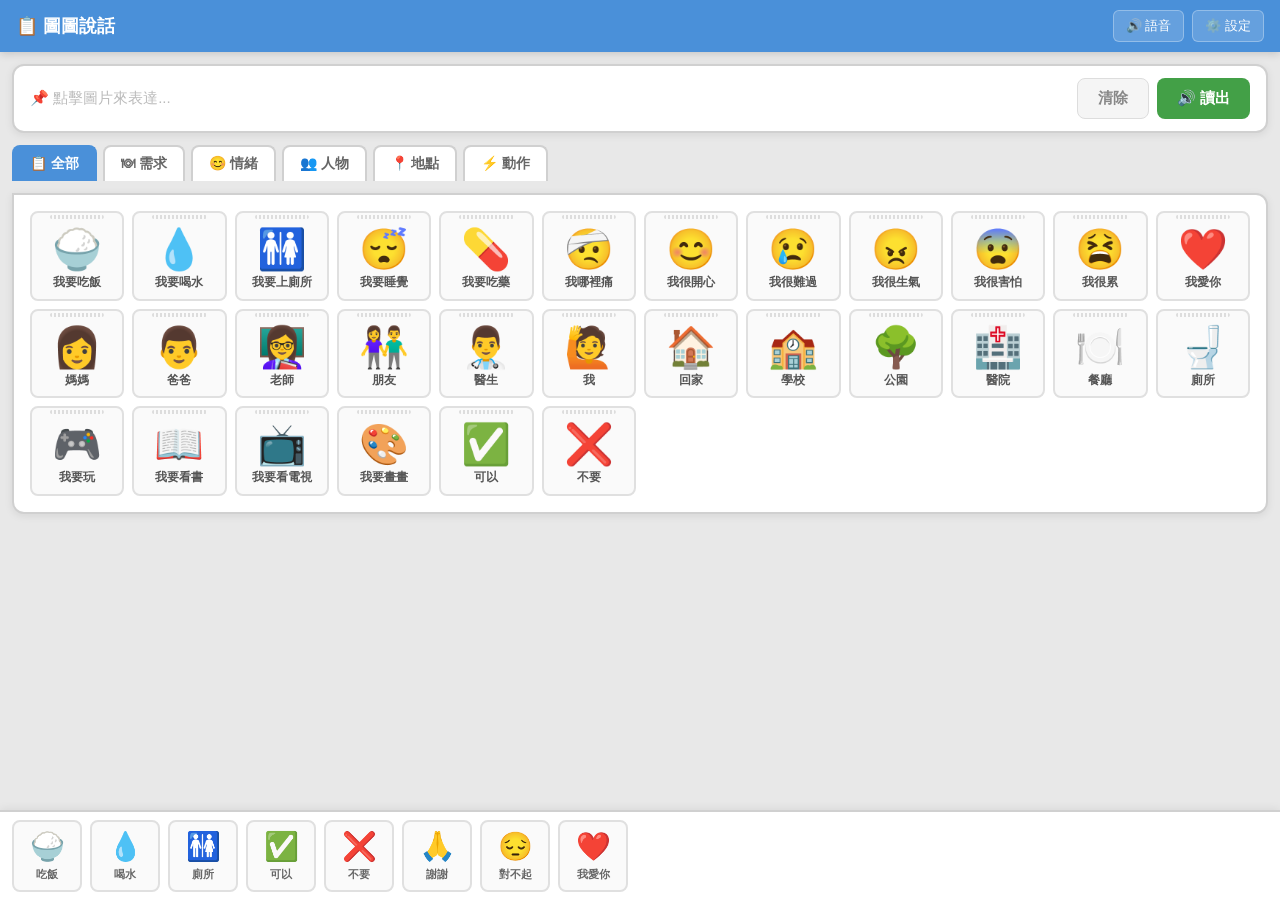
<file: 004-pecs-board/index.html>
<!DOCTYPE html>
<html lang="zh-Hant">
<head>
<meta charset="UTF-8">
<meta name="viewport" content="width=device-width, initial-scale=1.0">
<title>圖圖說話 - PECS溝通板版</title>
<style>
  * { box-sizing: border-box; margin: 0; padding: 0; }
  body {
    font-family: "Noto Sans TC", "Microsoft JhengHei", sans-serif;
    background: #e8e8e8;
    min-height: 100vh;
    color: #333;
  }

  /* Top bar - clean and minimal */
  .topbar {
    background: #4a90d9;
    padding: 10px 16px;
    display: flex;
    align-items: center;
    justify-content: space-between;
    box-shadow: 0 2px 8px rgba(0,0,0,0.15);
  }
  .topbar h1 {
    font-size: 18px;
    color: white;
    font-weight: 700;
  }
  .topbar-right { display: flex; gap: 8px; }
  .topbar-btn {
    padding: 6px 12px;
    border-radius: 6px;
    border: 1px solid rgba(255,255,255,0.3);
    background: rgba(255,255,255,0.15);
    color: white;
    font-size: 13px;
    cursor: pointer;
    transition: background 0.2s;
  }
  .topbar-btn:hover { background: rgba(255,255,255,0.3); }

  /* Sentence display - like a communication strip */
  .sentence-strip {
    background: white;
    margin: 12px;
    border-radius: 12px;
    padding: 12px 16px;
    min-height: 60px;
    display: flex;
    align-items: center;
    gap: 8px;
    flex-wrap: wrap;
    box-shadow: 0 2px 8px rgba(0,0,0,0.08);
    border: 2px solid #d0d0d0;
  }
  .sentence-strip .placeholder {
    color: #bbb;
    font-size: 15px;
  }
  .strip-word {
    background: #4a90d9;
    color: white;
    padding: 8px 14px;
    border-radius: 8px;
    font-size: 16px;
    font-weight: 600;
    display: flex;
    align-items: center;
    gap: 6px;
    animation: stripIn 0.2s ease;
    box-shadow: 0 2px 4px rgba(74,144,217,0.3);
  }
  .strip-word .strip-emoji { font-size: 20px; }
  @keyframes stripIn {
    from { transform: scale(0); }
    to { transform: scale(1); }
  }
  .strip-actions {
    display: flex;
    gap: 8px;
    margin-left: auto;
    flex-shrink: 0;
  }
  .strip-btn {
    padding: 10px 20px;
    border-radius: 8px;
    border: none;
    font-size: 15px;
    font-weight: 700;
    cursor: pointer;
    transition: all 0.15s;
  }
  .strip-btn:active { transform: scale(0.95); }
  .btn-speak {
    background: #43a047;
    color: white;
  }
  .btn-speak:hover { background: #388e3c; }
  .btn-speak.speaking {
    animation: speakGlow 0.5s ease infinite alternate;
  }
  @keyframes speakGlow {
    from { box-shadow: 0 0 0 0 rgba(67,160,71,0.4); }
    to { box-shadow: 0 0 0 10px rgba(67,160,71,0); }
  }
  .btn-clear {
    background: #f5f5f5;
    color: #888;
    border: 1px solid #ddd;
  }
  .btn-clear:hover { background: #eee; }

  /* Category selector - horizontal tabs */
  .cat-selector {
    display: flex;
    gap: 6px;
    padding: 0 12px 12px;
    overflow-x: auto;
  }
  .cat-btn {
    flex-shrink: 0;
    padding: 8px 16px;
    border-radius: 8px 8px 0 0;
    border: 2px solid #d0d0d0;
    border-bottom: none;
    background: white;
    font-size: 14px;
    font-weight: 600;
    cursor: pointer;
    transition: all 0.2s;
    color: #666;
    display: flex;
    align-items: center;
    gap: 4px;
  }
  .cat-btn:hover { background: #f0f4fa; color: #4a90d9; }
  .cat-btn.active {
    background: #4a90d9;
    color: white;
    border-color: #4a90d9;
  }

  /* PECS Board - main grid */
  .pecs-board {
    background: white;
    margin: 0 12px 12px;
    border-radius: 0 12px 12px 12px;
    border: 2px solid #d0d0d0;
    padding: 16px;
    box-shadow: 0 2px 8px rgba(0,0,0,0.08);
  }
  .pecs-grid {
    display: grid;
    grid-template-columns: repeat(auto-fill, minmax(90px, 1fr));
    gap: 8px;
  }
  .pecs-card {
    border: 2px solid #e0e0e0;
    border-radius: 8px;
    padding: 8px;
    display: flex;
    flex-direction: column;
    align-items: center;
    gap: 6px;
    cursor: pointer;
    transition: all 0.15s;
    background: #fafafa;
    position: relative;
  }
  .pecs-card:hover {
    border-color: #4a90d9;
    background: #f0f4fa;
    transform: translateY(-2px);
    box-shadow: 0 4px 12px rgba(0,0,0,0.1);
  }
  .pecs-card:active {
    transform: scale(0.95);
    border-color: #43a047;
    background: #e8f5e9;
  }
  /* Velcro strip visual */
  .pecs-card::before {
    content: '';
    position: absolute;
    top: 2px; left: 50%;
    transform: translateX(-50%);
    width: 60%;
    height: 4px;
    background: repeating-linear-gradient(
      90deg,
      #ddd 0px, #ddd 2px,
      transparent 2px, transparent 4px
    );
    border-radius: 2px;
  }
  .pecs-emoji {
    font-size: 40px;
    line-height: 1;
    margin-top: 8px;
  }
  .pecs-label {
    font-size: 12px;
    font-weight: 600;
    color: #555;
    text-align: center;
    line-height: 1.3;
  }

  /* Quick access bar - fixed bottom */
  .quick-bar {
    position: fixed;
    bottom: 0; left: 0; right: 0;
    background: white;
    border-top: 2px solid #d0d0d0;
    padding: 8px 12px;
    display: flex;
    gap: 8px;
    overflow-x: auto;
    z-index: 100;
    box-shadow: 0 -2px 8px rgba(0,0,0,0.06);
  }
  .quick-card {
    flex-shrink: 0;
    border: 2px solid #e0e0e0;
    border-radius: 8px;
    padding: 8px 12px;
    display: flex;
    flex-direction: column;
    align-items: center;
    gap: 4px;
    cursor: pointer;
    transition: all 0.15s;
    background: #fafafa;
    min-width: 70px;
  }
  .quick-card:hover { border-color: #4a90d9; background: #f0f4fa; }
  .quick-card:active { transform: scale(0.93); }
  .quick-emoji { font-size: 28px; }
  .quick-label { font-size: 11px; font-weight: 600; color: #666; }

  /* Toast */
  .toast {
    position: fixed;
    top: 60px;
    left: 50%;
    transform: translateX(-50%) translateY(-10px);
    background: #333;
    color: white;
    padding: 10px 24px;
    border-radius: 8px;
    font-size: 14px;
    font-weight: 600;
    opacity: 0;
    transition: all 0.3s;
    z-index: 200;
    pointer-events: none;
  }
  .toast.show { opacity: 1; transform: translateX(-50%) translateY(0); }

  /* Responsive */
  @media (max-width: 600px) {
    .pecs-grid { grid-template-columns: repeat(3, 1fr); }
    .pecs-emoji { font-size: 32px; }
    .pecs-label { font-size: 11px; }
  }
</style>
</head>
<body>

<div class="topbar">
  <h1>📋 圖圖說話</h1>
  <div class="topbar-btn-group">
    <div class="topbar-right">
      <button class="topbar-btn" onclick="showToast('🔊 語音已開啟')">🔊 語音</button>
      <button class="topbar-btn" onclick="showToast('⚙️ 設定')">⚙️ 設定</button>
    </div>
  </div>
</div>

<!-- Sentence strip -->
<div class="sentence-strip" id="sentenceStrip">
  <span class="placeholder">📌 點擊圖片來表達...</span>
  <div class="strip-actions">
    <button class="strip-btn btn-clear" onclick="clearSentence()">清除</button>
    <button class="strip-btn btn-speak" id="speakBtn" onclick="speakSentence()">🔊 讀出</button>
  </div>
</div>

<!-- Category tabs -->
<div class="cat-selector" id="catSelector">
  <button class="cat-btn active" data-cat="all" onclick="filterCat('all',this)">📋 全部</button>
  <button class="cat-btn" data-cat="needs" onclick="filterCat('needs',this)">🍽 需求</button>
  <button class="cat-btn" data-cat="emotions" onclick="filterCat('emotions',this)">😊 情緒</button>
  <button class="cat-btn" data-cat="people" onclick="filterCat('people',this)">👥 人物</button>
  <button class="cat-btn" data-cat="places" onclick="filterCat('places',this)">📍 地點</button>
  <button class="cat-btn" data-cat="actions" onclick="filterCat('actions',this)">⚡ 動作</button>
</div>

<!-- PECS Board -->
<div class="pecs-board">
  <div class="pecs-grid" id="pecsGrid"></div>
</div>

<!-- Quick access bar (fixed bottom) -->
<div class="quick-bar">
  <div class="quick-card" onclick="addWord('我要吃飯','🍚')">
    <span class="quick-emoji">🍚</span>
    <span class="quick-label">吃飯</span>
  </div>
  <div class="quick-card" onclick="addWord('我要喝水','💧')">
    <span class="quick-emoji">💧</span>
    <span class="quick-label">喝水</span>
  </div>
  <div class="quick-card" onclick="addWord('我要上廁所','🚻')">
    <span class="quick-emoji">🚻</span>
    <span class="quick-label">廁所</span>
  </div>
  <div class="quick-card" onclick="addWord('可以','✅')">
    <span class="quick-emoji">✅</span>
    <span class="quick-label">可以</span>
  </div>
  <div class="quick-card" onclick="addWord('不要','❌')">
    <span class="quick-emoji">❌</span>
    <span class="quick-label">不要</span>
  </div>
  <div class="quick-card" onclick="addWord('謝謝','🙏')">
    <span class="quick-emoji">🙏</span>
    <span class="quick-label">謝謝</span>
  </div>
  <div class="quick-card" onclick="addWord('對不起','😔')">
    <span class="quick-emoji">😔</span>
    <span class="quick-label">對不起</span>
  </div>
  <div class="quick-card" onclick="addWord('我愛你','❤️')">
    <span class="quick-emoji">❤️</span>
    <span class="quick-label">我愛你</span>
  </div>
</div>

<div class="toast" id="toast"></div>

<script>
const vocabulary = [
  { id: 'eat', text: '我要吃飯', emoji: '🍚', cat: 'needs' },
  { id: 'drink', text: '我要喝水', emoji: '💧', cat: 'needs' },
  { id: 'toilet', text: '我要上廁所', emoji: '🚻', cat: 'needs' },
  { id: 'sleep', text: '我要睡覺', emoji: '😴', cat: 'needs' },
  { id: 'medicine', text: '我要吃藥', emoji: '💊', cat: 'needs' },
  { id: 'hurt', text: '我哪裡痛', emoji: '🤕', cat: 'needs' },
  { id: 'happy', text: '我很開心', emoji: '😊', cat: 'emotions' },
  { id: 'sad', text: '我很難過', emoji: '😢', cat: 'emotions' },
  { id: 'angry', text: '我很生氣', emoji: '😠', cat: 'emotions' },
  { id: 'scared', text: '我很害怕', emoji: '😨', cat: 'emotions' },
  { id: 'tired', text: '我很累', emoji: '😫', cat: 'emotions' },
  { id: 'love', text: '我愛你', emoji: '❤️', cat: 'emotions' },
  { id: 'mom', text: '媽媽', emoji: '👩', cat: 'people' },
  { id: 'dad', text: '爸爸', emoji: '👨', cat: 'people' },
  { id: 'teacher', text: '老師', emoji: '👩‍🏫', cat: 'people' },
  { id: 'friend', text: '朋友', emoji: '👫', cat: 'people' },
  { id: 'doctor', text: '醫生', emoji: '👨‍⚕️', cat: 'people' },
  { id: 'me', text: '我', emoji: '🙋', cat: 'people' },
  { id: 'home', text: '回家', emoji: '🏠', cat: 'places' },
  { id: 'school', text: '學校', emoji: '🏫', cat: 'places' },
  { id: 'park', text: '公園', emoji: '🌳', cat: 'places' },
  { id: 'hospital', text: '醫院', emoji: '🏥', cat: 'places' },
  { id: 'restaurant', text: '餐廳', emoji: '🍽️', cat: 'places' },
  { id: 'bathroom', text: '廁所', emoji: '🚽', cat: 'places' },
  { id: 'play', text: '我要玩', emoji: '🎮', cat: 'actions' },
  { id: 'read', text: '我要看書', emoji: '📖', cat: 'actions' },
  { id: 'watch', text: '我要看電視', emoji: '📺', cat: 'actions' },
  { id: 'draw', text: '我要畫畫', emoji: '🎨', cat: 'actions' },
  { id: 'yes', text: '可以', emoji: '✅', cat: 'actions' },
  { id: 'no', text: '不要', emoji: '❌', cat: 'actions' },
];

let sentence = [];
let curCat = 'all';

const catNames = {
  all: '全部', needs: '需求', emotions: '情緒',
  people: '人物', places: '地點', actions: '動作'
};

function render() {
  const grid = document.getElementById('pecsGrid');
  const filtered = curCat === 'all' ? vocabulary : vocabulary.filter(v => v.cat === curCat);
  grid.innerHTML = filtered.map(item => `
    <div class="pecs-card" data-cat="${item.cat}" onclick="addWord('${item.text}','${item.emoji}')">
      <span class="pecs-emoji">${item.emoji}</span>
      <span class="pecs-label">${item.text}</span>
    </div>
  `).join('');
}

function filterCat(cat, btn) {
  curCat = cat;
  document.querySelectorAll('.cat-btn').forEach(b => b.classList.remove('active'));
  btn.classList.add('active');
  render();
}

function addWord(text, emoji) {
  sentence.push({ text, emoji });
  updateStrip();
}

function updateStrip() {
  const strip = document.getElementById('sentenceStrip');
  const actions = strip.querySelector('.strip-actions');
  if (!sentence.length) {
    strip.innerHTML = '<span class="placeholder">📌 點擊圖片來表達...</span>';
    strip.appendChild(actions);
    return;
  }
  strip.innerHTML = '';
  sentence.forEach(w => {
    const span = document.createElement('span');
    span.className = 'strip-word';
    span.innerHTML = `<span class="strip-emoji">${w.emoji}</span>${w.text}`;
    strip.appendChild(span);
  });
  strip.appendChild(actions);
}

function speakSentence() {
  if (!sentence.length) { showToast('請先點擊圖片'); return; }
  const text = sentence.map(w => w.text).join('，');
  const u = new SpeechSynthesisUtterance(text);
  u.lang = 'zh-TW'; u.rate = 0.85; u.pitch = 1.0;
  const btn = document.getElementById('speakBtn');
  btn.classList.add('speaking');
  u.onend = () => btn.classList.remove('speaking');
  speechSynthesis.speak(u);
  showToast(`🔊 "${text}"`);
}

function clearSentence() {
  sentence = [];
  updateStrip();
  showToast('已清除');
}

function showToast(msg) {
  const t = document.getElementById('toast');
  t.textContent = msg;
  t.classList.add('show');
  setTimeout(() => t.classList.remove('show'), 2000);
}

render();
</script>
</body>
</html>
</file>
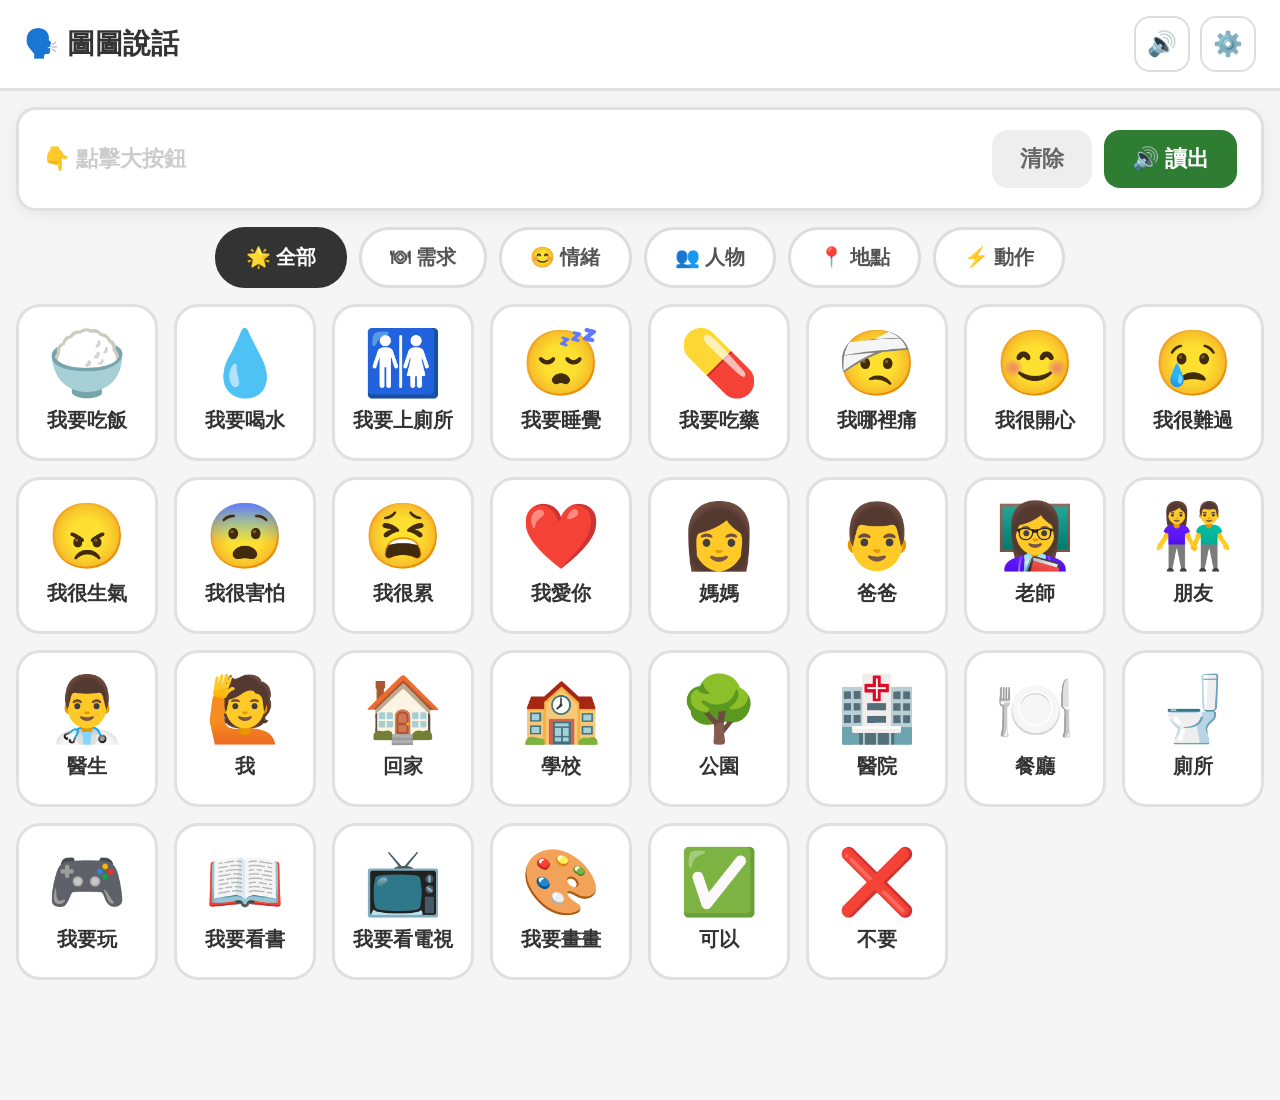
<file: 005-large-button/index.html>
<!DOCTYPE html>
<html lang="zh-Hant">
<head>
<meta charset="UTF-8">
<meta name="viewport" content="width=device-width, initial-scale=1.0">
<title>圖圖說話 - 大字體簡潔版</title>
<style>
  * { box-sizing: border-box; margin: 0; padding: 0; }
  body {
    font-family: "Noto Sans TC", "Microsoft JhengHei", sans-serif;
    background: #f5f5f5;
    min-height: 100vh;
    color: #222;
    -webkit-tap-highlight-color: transparent;
  }

  /* 頂部標題 */
  .topbar {
    background: #fff;
    padding: 16px 24px;
    display: flex;
    align-items: center;
    justify-content: space-between;
    border-bottom: 3px solid #e0e0e0;
  }
  .topbar h1 {
    font-size: 28px;
    font-weight: 800;
    color: #333;
  }
  .topbar-btn {
    width: 56px; height: 56px;
    border-radius: 16px;
    border: 2px solid #ddd;
    background: #fff;
    font-size: 24px;
    cursor: pointer;
    transition: all 0.15s;
    display: flex;
    align-items: center;
    justify-content: center;
  }
  .topbar-btn:hover { background: #f0f0f0; }
  .topbar-btn:active { transform: scale(0.95); }

  /* 句子顯示區 */
  .sentence-area {
    background: #fff;
    margin: 16px;
    border-radius: 20px;
    padding: 20px 24px;
    min-height: 80px;
    display: flex;
    align-items: center;
    gap: 12px;
    flex-wrap: wrap;
    border: 3px solid #e0e0e0;
    box-shadow: 0 4px 16px rgba(0,0,0,0.06);
  }
  .sentence-area .placeholder {
    color: #ccc;
    font-size: 22px;
    font-weight: 600;
  }
  .word-tag {
    background: #333;
    color: #fff;
    padding: 12px 24px;
    border-radius: 16px;
    font-size: 24px;
    font-weight: 800;
    animation: tagIn 0.25s ease;
  }
  @keyframes tagIn {
    from { transform: scale(0); }
    to { transform: scale(1); }
  }
  .sentence-btns {
    display: flex;
    gap: 12px;
    margin-left: auto;
    flex-shrink: 0;
  }
  .s-btn {
    padding: 14px 28px;
    border-radius: 16px;
    border: none;
    font-size: 22px;
    font-weight: 800;
    cursor: pointer;
    transition: all 0.15s;
  }
  .s-btn:active { transform: scale(0.93); }
  .btn-speak {
    background: #2e7d32;
    color: #fff;
  }
  .btn-speak:hover { background: #1b5e20; }
  .btn-speak.speaking {
    animation: speakPulse 0.5s ease infinite alternate;
  }
  @keyframes speakPulse {
    from { box-shadow: 0 0 0 0 rgba(46,125,50,0.4); }
    to { box-shadow: 0 0 0 12px rgba(46,125,50,0); }
  }
  .btn-clear {
    background: #eee;
    color: #666;
  }
  .btn-clear:hover { background: #ddd; }

  /* 分類按鈕列 */
  .cat-row {
    display: flex;
    gap: 12px;
    padding: 0 16px 16px;
    overflow-x: auto;
    justify-content: center;
    flex-wrap: wrap;
  }
  .cat-pill {
    flex-shrink: 0;
    padding: 14px 28px;
    border-radius: 30px;
    border: 3px solid #ddd;
    background: #fff;
    font-size: 20px;
    font-weight: 800;
    cursor: pointer;
    transition: all 0.15s;
    color: #555;
  }
  .cat-pill:hover { border-color: #333; color: #333; }
  .cat-pill.active {
    background: #333;
    color: #fff;
    border-color: #333;
  }

  /* 大按鈕網格 */
  .big-grid {
    display: grid;
    grid-template-columns: repeat(auto-fill, minmax(140px, 1fr));
    gap: 16px;
    padding: 0 16px 120px;
  }
  .big-card {
    background: #fff;
    border: 3px solid #e0e0e0;
    border-radius: 24px;
    padding: 24px 16px;
    display: flex;
    flex-direction: column;
    align-items: center;
    gap: 12px;
    cursor: pointer;
    transition: all 0.15s;
  }
  .big-card:hover {
    border-color: #333;
    transform: translateY(-4px);
    box-shadow: 0 8px 24px rgba(0,0,0,0.1);
  }
  .big-card:active {
    transform: scale(0.95);
    border-color: #2e7d32;
    background: #f1f8e9;
  }
  .big-emoji {
    font-size: 64px;
    line-height: 1;
  }
  .big-label {
    font-size: 20px;
    font-weight: 800;
    color: #333;
    text-align: center;
  }

  /* Toast */
  .toast {
    position: fixed;
    top: 50%;
    left: 50%;
    transform: translate(-50%, -50%) scale(0.8);
    background: #333;
    color: #fff;
    padding: 20px 40px;
    border-radius: 20px;
    font-size: 22px;
    font-weight: 800;
    opacity: 0;
    transition: all 0.3s;
    z-index: 300;
    pointer-events: none;
  }
  .toast.show {
    opacity: 1;
    transform: translate(-50%, -50%) scale(1);
  }

  /* 響應式 */
  @media (max-width: 600px) {
    .big-grid {
      grid-template-columns: repeat(2, 1fr);
      gap: 12px;
    }
    .big-emoji { font-size: 52px; }
    .big-label { font-size: 18px; }
    .big-card { padding: 16px 12px; }
    .word-tag { font-size: 20px; padding: 10px 18px; }
    .s-btn { font-size: 18px; padding: 12px 20px; }
    .cat-pill { font-size: 16px; padding: 10px 20px; }
  }
</style>
</head>
<body>

<div class="topbar">
  <h1>🗣️ 圖圖說話</h1>
  <div style="display:flex;gap:10px;">
    <button class="topbar-btn" onclick="showToast('🔊 語音已開')">🔊</button>
    <button class="topbar-btn" onclick="showToast('⚙️ 設定')">⚙️</button>
  </div>
</div>

<!-- 句子區 -->
<div class="sentence-area" id="sentenceArea">
  <span class="placeholder">👇 點擊大按鈕</span>
  <div class="sentence-btns">
    <button class="s-btn btn-clear" onclick="clearSentence()">清除</button>
    <button class="s-btn btn-speak" id="speakBtn" onclick="speakSentence()">🔊 讀出</button>
  </div>
</div>

<!-- 分類 -->
<div class="cat-row" id="catRow">
  <button class="cat-pill active" data-cat="all" onclick="filterCat('all',this)">🌟 全部</button>
  <button class="cat-pill" data-cat="needs" onclick="filterCat('needs',this)">🍽 需求</button>
  <button class="cat-pill" data-cat="emotions" onclick="filterCat('emotions',this)">😊 情緒</button>
  <button class="cat-pill" data-cat="people" onclick="filterCat('people',this)">👥 人物</button>
  <button class="cat-pill" data-cat="places" onclick="filterCat('places',this)">📍 地點</button>
  <button class="cat-pill" data-cat="actions" onclick="filterCat('actions',this)">⚡ 動作</button>
</div>

<!-- 大按鈕網格 -->
<div class="big-grid" id="bigGrid"></div>

<div class="toast" id="toast"></div>

<script>
const vocabulary = [
  { id: 'eat', text: '我要吃飯', emoji: '🍚', cat: 'needs' },
  { id: 'drink', text: '我要喝水', emoji: '💧', cat: 'needs' },
  { id: 'toilet', text: '我要上廁所', emoji: '🚻', cat: 'needs' },
  { id: 'sleep', text: '我要睡覺', emoji: '😴', cat: 'needs' },
  { id: 'medicine', text: '我要吃藥', emoji: '💊', cat: 'needs' },
  { id: 'hurt', text: '我哪裡痛', emoji: '🤕', cat: 'needs' },
  { id: 'happy', text: '我很開心', emoji: '😊', cat: 'emotions' },
  { id: 'sad', text: '我很難過', emoji: '😢', cat: 'emotions' },
  { id: 'angry', text: '我很生氣', emoji: '😠', cat: 'emotions' },
  { id: 'scared', text: '我很害怕', emoji: '😨', cat: 'emotions' },
  { id: 'tired', text: '我很累', emoji: '😫', cat: 'emotions' },
  { id: 'love', text: '我愛你', emoji: '❤️', cat: 'emotions' },
  { id: 'mom', text: '媽媽', emoji: '👩', cat: 'people' },
  { id: 'dad', text: '爸爸', emoji: '👨', cat: 'people' },
  { id: 'teacher', text: '老師', emoji: '👩‍🏫', cat: 'people' },
  { id: 'friend', text: '朋友', emoji: '👫', cat: 'people' },
  { id: 'doctor', text: '醫生', emoji: '👨‍⚕️', cat: 'people' },
  { id: 'me', text: '我', emoji: '🙋', cat: 'people' },
  { id: 'home', text: '回家', emoji: '🏠', cat: 'places' },
  { id: 'school', text: '學校', emoji: '🏫', cat: 'places' },
  { id: 'park', text: '公園', emoji: '🌳', cat: 'places' },
  { id: 'hospital', text: '醫院', emoji: '🏥', cat: 'places' },
  { id: 'restaurant', text: '餐廳', emoji: '🍽️', cat: 'places' },
  { id: 'bathroom', text: '廁所', emoji: '🚽', cat: 'places' },
  { id: 'play', text: '我要玩', emoji: '🎮', cat: 'actions' },
  { id: 'read', text: '我要看書', emoji: '📖', cat: 'actions' },
  { id: 'watch', text: '我要看電視', emoji: '📺', cat: 'actions' },
  { id: 'draw', text: '我要畫畫', emoji: '🎨', cat: 'actions' },
  { id: 'yes', text: '可以', emoji: '✅', cat: 'actions' },
  { id: 'no', text: '不要', emoji: '❌', cat: 'actions' },
];

let sentence = [];
let curCat = 'all';

function render() {
  const grid = document.getElementById('bigGrid');
  const filtered = curCat === 'all' ? vocabulary : vocabulary.filter(v => v.cat === curCat);
  grid.innerHTML = filtered.map(item => `
    <div class="big-card" data-cat="${item.cat}" onclick="addWord('${item.text}')">
      <span class="big-emoji">${item.emoji}</span>
      <span class="big-label">${item.text}</span>
    </div>
  `).join('');
}

function filterCat(cat, btn) {
  curCat = cat;
  document.querySelectorAll('.cat-pill').forEach(b => b.classList.remove('active'));
  btn.classList.add('active');
  render();
}

function addWord(text) {
  sentence.push(text);
  updateArea();
}

function updateArea() {
  const area = document.getElementById('sentenceArea');
  const btns = area.querySelector('.sentence-btns');
  if (!sentence.length) {
    area.innerHTML = '<span class="placeholder">👇 點擊大按鈕</span>';
    area.appendChild(btns);
    return;
  }
  area.innerHTML = '';
  sentence.forEach(w => {
    const span = document.createElement('span');
    span.className = 'word-tag';
    span.textContent = w;
    area.appendChild(span);
  });
  area.appendChild(btns);
}

function speakSentence() {
  if (!sentence.length) { showToast('請先點擊按鈕'); return; }
  const text = sentence.join('，');
  const u = new SpeechSynthesisUtterance(text);
  u.lang = 'zh-TW'; u.rate = 0.8; u.pitch = 1.0;
  const btn = document.getElementById('speakBtn');
  btn.classList.add('speaking');
  u.onend = () => btn.classList.remove('speaking');
  speechSynthesis.speak(u);
  showToast(`🔊 "${text}"`);
}

function clearSentence() {
  sentence = [];
  updateArea();
  showToast('已清除');
}

function showToast(msg) {
  const t = document.getElementById('toast');
  t.textContent = msg;
  t.classList.add('show');
  setTimeout(() => t.classList.remove('show'), 2000);
}

render();
</script>
</body>
</html>
</file>
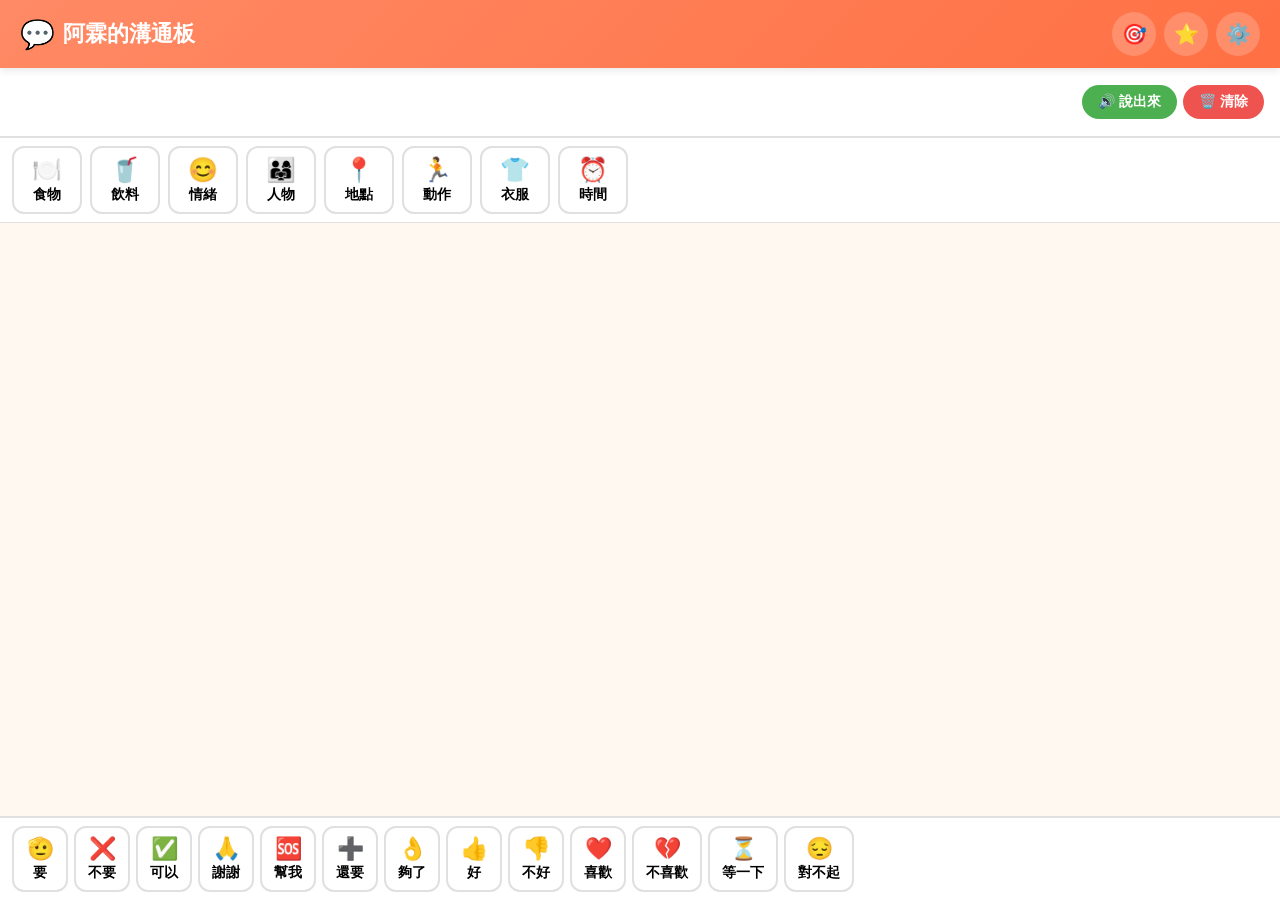
<file: aac-app/index.html>
<!DOCTYPE html>
<html lang="zh-Hant">
<head>
  <meta charset="UTF-8">
  <meta name="viewport" content="width=device-width, initial-scale=1.0, maximum-scale=1.0, user-scalable=no">
  <meta name="apple-mobile-web-app-capable" content="yes">
  <meta name="apple-mobile-web-app-status-bar-style" content="black-translucent">
  <meta name="theme-color" content="#FF8A65">
  <title>阿霖的溝通板</title>
  <!-- PWA -->
  <link rel="manifest" href="manifest.json">
  <link rel="apple-touch-icon" href="icon-192.png">
  <link rel="apple-touch-icon" sizes="512x512" href="icon-512.png">
  <meta name="apple-mobile-web-app-title" content="溝通板">
  <link rel="stylesheet" href="css/style.css">
</head>
<body>

  <!-- 標題列 -->
  <header class="app-header">
    <div class="app-title">
      <span class="logo">💬</span>
      <span>阿霖的溝通板</span>
    </div>
    <div class="header-actions">
      <button class="header-btn" id="practiceBtn" title="語句練習">🎯</button>
      <button class="header-btn" id="favToggleBtn" title="我的收藏">⭐</button>
      <button class="header-btn" id="settingsBtn" title="設定">⚙️</button>
    </div>
  </header>

  <!-- 句子顯示區 -->
  <div class="sentence-bar" id="sentenceBar">
    <!-- Chips are dynamically inserted -->
    <div class="sentence-actions">
      <button class="speak-btn" id="speakBtn" title="讀出句子">🔊 說出來</button>
      <button class="clear-btn" id="clearBtn" title="清除句子">🗑️ 清除</button>
    </div>
  </div>

  <!-- 收藏列 -->
  <div class="favorites-bar" id="favoritesBar">
    <!-- Favorites are dynamically inserted -->
  </div>

  <!-- 分類導航 -->
  <nav class="category-nav" id="categoryNav">
    <!-- Category buttons are dynamically inserted -->
  </nav>

  <!-- 子分類導航 -->
  <nav class="subcategory-nav" id="subcategoryNav" style="display:none;">
    <!-- Subcategory buttons are dynamically inserted -->
  </nav>

  <!-- 主內容區 -->
  <main class="main-content">
    <button class="back-btn" id="backBtn" onclick="goBack()">⬅️ 返回</button>
    <div class="icon-grid" id="iconGrid">
      <!-- Icon cards are dynamically inserted -->
    </div>
  </main>

  <!-- 底部快速詞列 -->
  <div class="quick-bar" id="quickBar">
    <!-- Quick buttons are dynamically inserted -->
  </div>

  <!-- 設定面板 -->
  <div class="overlay" id="overlay" onclick="toggleSettings()"></div>
  <aside class="settings-panel" id="settingsPanel">
    <div class="settings-header">
      <h2>⚙️ 設定</h2>
      <button class="settings-close" onclick="toggleSettings()">✕</button>
    </div>
    <div class="settings-body">
      <div class="setting-group">
        <h3>🔊 語音</h3>
        <div class="setting-row">
          <label>語速</label>
          <input type="range" id="speechRate" min="0.3" max="3" step="0.1" value="0.9">
          <span id="speechRateVal">0.9</span>
        </div>
        <div class="setting-row">
          <label>語調</label>
          <input type="range" id="speechPitch" min="0.1" max="3" step="0.1" value="1">
          <span id="speechPitchVal">1.0</span>
        </div>
        <div class="setting-row">
          <label>語言 🌐</label>
          <select id="langSelect">
            <option value="zh">🇹🇼 中文</option>
            <option value="ja">🇯🇵 日文</option>
            <option value="ko">🇰🇷 韓文</option>
          </select>
        </div>
        <div class="setting-row">
          <label>特殊語調</label>
          <select id="specialVoice">
            <option value="normal">🗣️ 一般</option>
            <option value="chipmunk">🐿️ 奇奇蒂蒂</option>
            <option value="bear">🐻 大熊</option>
            <option value="robot">🤖 機器人</option>
            <option value="baby">👶 寶寶</option>
            <option value="monster">👾 怪獸</option>
            <option value="ninja">🥷 忍者</option>
            <option value="cartoon">🎪 卡通</option>
          </select>
        </div>
        <button class="preview-btn" id="previewBtn">🔊 預覽語音</button>
      </div>
      <div class="setting-group">
        <h3>🔤 字體</h3>
        <div class="setting-row">
          <label>字體大小</label>
          <input type="range" id="fontSize" min="12" max="24" step="1" value="14">
          <span id="fontSizeVal">14px</span>
        </div>
      </div>
      <div class="setting-group">
        <h3>🎨 主題</h3>
        <div class="setting-row">
          <label>配色</label>
          <select id="themeSelect">
            <option value="warm">溫暖橘色</option>
            <option value="blue">清新藍色</option>
            <option value="green">自然綠色</option>
            <option value="purple">夢幻紫色</option>
          </select>
        </div>
      </div>
      <div class="setting-group">
        <h3>🧩 擴充包</h3>
        <p class="setting-hint">勾選要啟用的擴充內容</p>
        <div id="extensionList" class="extension-list">
          <!-- 動態載入 -->
        </div>
      </div>
      <div class="setting-group">
        <h3>🔧 其他</h3>
        <button class="preview-btn clear-cache-btn" id="clearCacheBtn">🗑️ 清除快取並重新載入</button>
      </div>
      <div class="version-info">
        <p>阿霖的溝通板</p>
        <p id="versionText">v1.0.0</p>
        <p id="updateDate">更新時間：載入中...</p>
      </div>
    </div>
  </aside>

  <!-- 練習模式面板 -->
  <div class="practice-overlay" id="practiceOverlay">
    <div class="practice-panel">
      <!-- 練習模式頭部 -->
      <div class="practice-header">
        <h2>🎯 語句練習</h2>
        <div class="practice-stars">⭐ <span id="starCount">0</span></div>
        <button class="practice-close" id="practiceCloseBtn">✕</button>
      </div>

      <!-- 等級選擇畫面 -->
      <div class="practice-levels" id="practiceLevels">
        <h3>選擇難度</h3>
        <div class="level-grid">
          <button class="level-card" data-level="L1">
            <span class="level-icon">⭐</span>
            <span class="level-name">單詞表達</span>
            <span class="level-desc">指認圖卡 + 跟讀</span>
          </button>
          <button class="level-card" data-level="L2">
            <span class="level-icon">⭐⭐</span>
            <span class="level-name">短語組合</span>
            <span class="level-desc">2-3字短語</span>
          </button>
          <button class="level-card" data-level="L3">
            <span class="level-icon">⭐⭐⭐</span>
            <span class="level-name">完整短句</span>
            <span class="level-desc">5-7字短句</span>
          </button>
          <button class="level-card" data-level="L4">
            <span class="level-icon">⭐⭐⭐⭐</span>
            <span class="level-name">問句與連接</span>
            <span class="level-desc">完整句子</span>
          </button>
          <button class="level-card" data-level="L5">
            <span class="level-icon">⭐⭐⭐⭐⭐</span>
            <span class="level-name">情境對話</span>
            <span class="level-desc">多輪互動</span>
          </button>
        </div>
      </div>

      <!-- 練習題目畫面 -->
      <div class="practice-quiz" id="practiceQuiz" style="display:none;">
        <!-- 進度條 -->
        <div class="quiz-progress">
          <div class="progress-bar" id="progressBar">
            <div class="progress-fill" id="progressFill"></div>
          </div>
          <span class="progress-text" id="progressText">1/10</span>
        </div>

        <!-- L1-L4 題目區 -->
        <div class="quiz-content" id="quizContent">
          <!-- 動態內容 -->
        </div>

        <!-- 回饋區 -->
        <div class="quiz-feedback" id="quizFeedback" style="display:none;"></div>

        <!-- 下一題按鈕 -->
        <button class="next-btn" id="nextBtn" style="display:none;">下一題 ➡️</button>
      </div>

      <!-- L5 情境對話畫面 -->
      <div class="practice-scenario" id="practiceScenario" style="display:none;">
        <!-- 情境選擇 -->
        <div class="scenario-select" id="scenarioSelect">
          <h3>選擇情境</h3>
          <div class="scenario-grid" id="scenarioGrid"></div>
        </div>
        <!-- 對話區 -->
        <div class="scenario-dialogue" id="scenarioDialogue" style="display:none;">
          <div class="dialogue-header">
            <span class="dialogue-location" id="dialogueLocation"></span>
            <button class="dialogue-back" id="dialogueBackBtn">← 返回</button>
          </div>
          <div class="dialogue-messages" id="dialogueMessages"></div>
          <div class="dialogue-choices" id="dialogueChoices"></div>
        </div>
      </div>

      <!-- 完成畫面 -->
      <div class="practice-complete" id="practiceComplete" style="display:none;">
        <div class="complete-emoji">🎉</div>
        <h3>練習完成！</h3>
        <p class="complete-score" id="completeScore"></p>
        <div class="complete-stars" id="completeStars"></div>
        <button class="complete-btn" id="completeRestartBtn">再練一次 🔄</button>
        <button class="complete-btn secondary" id="completeBackBtn">回到選擇</button>
      </div>
    </div>
  </div>

  <!-- Toast 通知 -->
  <div class="toast" id="toast"></div>

  <script src="js/app.js"></script>
</body>
</html>
</file>
<file: aac-app/css/style.css>
/* ===== 阿霖溝通板 - 響應式 CSS ===== */

:root {
  --primary: #FF8A65;
  --primary-light: #FFAB91;
  --primary-dark: #FF7043;
  --bg: #FFF8F0;
  --card-bg: #FFFFFF;
  --text: #333333;
  --text-light: #666666;
  --border: #E0E0E0;
  --shadow: 0 2px 8px rgba(0,0,0,0.1);
  --shadow-hover: 0 4px 16px rgba(0,0,0,0.15);
  --radius: 16px;
  --radius-sm: 12px;
  --transition: all 0.2s ease;
  --font-size-base: 18px;
  --font-size-sm: 14px;
  --font-size-lg: 22px;
  --font-size-emoji: 36px;
  --min-touch: 60px;
}

* {
  box-sizing: border-box;
  margin: 0;
  padding: 0;
}

body {
  font-family: "Microsoft JhengHei", "Noto Sans TC", "PingFang TC", sans-serif;
  font-size: var(--font-size-base);
  background: var(--bg);
  color: var(--text);
  min-height: 100vh;
  display: flex;
  flex-direction: column;
  overflow-x: hidden;
}

/* ===== Header / 標題列 ===== */
.app-header {
  background: linear-gradient(135deg, var(--primary), var(--primary-dark));
  color: white;
  padding: 12px 20px;
  display: flex;
  align-items: center;
  justify-content: space-between;
  box-shadow: var(--shadow);
  position: sticky;
  top: 0;
  z-index: 100;
}

.app-title {
  font-size: var(--font-size-lg);
  font-weight: 700;
  display: flex;
  align-items: center;
  gap: 8px;
}

.app-title .logo {
  font-size: 28px;
}

.header-actions {
  display: flex;
  gap: 8px;
}

.header-btn {
  background: rgba(255,255,255,0.2);
  border: none;
  color: white;
  width: 44px;
  height: 44px;
  border-radius: 50%;
  font-size: 20px;
  cursor: pointer;
  transition: var(--transition);
  display: flex;
  align-items: center;
  justify-content: center;
}

.header-btn:hover {
  background: rgba(255,255,255,0.35);
}

/* ===== 句子顯示區 ===== */
.sentence-bar {
  background: white;
  border-bottom: 2px solid var(--border);
  padding: 12px 16px;
  min-height: 70px;
  display: flex;
  align-items: center;
  gap: 8px;
  overflow-x: auto;
  flex-wrap: wrap;
  position: sticky;
  top: 68px;
  z-index: 90;
}

.sentence-bar:empty::after {
  content: "點擊下方的圖示來組句...";
  color: #aaa;
  font-size: var(--font-size-sm);
}

.sentence-chip {
  background: var(--primary-light);
  color: white;
  padding: 6px 12px;
  border-radius: 20px;
  font-size: var(--font-size-sm);
  display: flex;
  align-items: center;
  gap: 4px;
  white-space: nowrap;
  animation: chipIn 0.2s ease;
  cursor: grab;
  transition: var(--transition);
  user-select: none;
  -webkit-user-select: none;
  touch-action: none;
}

.sentence-chip:hover {
  background: var(--primary-dark);
  transform: scale(1.05);
}

.sentence-chip .chip-grip {
  font-size: 14px;
  opacity: 0.5;
  margin-right: 2px;
  cursor: grab;
}

.sentence-chip.dragging {
  opacity: 0.4;
  transform: scale(0.95);
}

.sentence-chip.drag-over {
  background: var(--accent);
  transform: scale(1.08);
  box-shadow: 0 0 0 2px white;
}

.sentence-chip.touch-dragging {
  opacity: 0.3;
}

.touch-clone {
  position: fixed;
  z-index: 9999;
  pointer-events: none;
  background: var(--primary-light);
  color: white;
  padding: 6px 12px;
  border-radius: 20px;
  font-size: var(--font-size-sm);
  display: flex;
  align-items: center;
  gap: 4px;
  box-shadow: 0 4px 12px rgba(0,0,0,0.3);
  transform: scale(1.1);
  white-space: nowrap;
}

.sentence-chip .chip-emoji {
  font-size: 18px;
}

.sentence-chip .chip-remove {
  font-size: 12px;
  opacity: 0.7;
  margin-left: 2px;
}

@keyframes chipIn {
  from { transform: scale(0); opacity: 0; }
  to { transform: scale(1); opacity: 1; }
}

.sentence-actions {
  margin-left: auto;
  display: flex;
  gap: 6px;
}

.speak-btn, .clear-btn {
  border: none;
  padding: 8px 16px;
  border-radius: 20px;
  font-size: var(--font-size-sm);
  cursor: pointer;
  display: flex;
  align-items: center;
  gap: 4px;
  transition: var(--transition);
  font-weight: 600;
}

.speak-btn {
  background: #4CAF50;
  color: white;
}

.speak-btn:hover {
  background: #388E3C;
}

.clear-btn {
  background: #EF5350;
  color: white;
}

.clear-btn:hover {
  background: #C62828;
}

/* ===== 分類導航列 ===== */
.category-nav {
  background: white;
  border-bottom: 1px solid var(--border);
  padding: 8px 12px;
  display: flex;
  gap: 8px;
  overflow-x: auto;
  position: sticky;
  top: 138px;
  z-index: 80;
  -webkit-overflow-scrolling: touch;
}

.category-nav::-webkit-scrollbar {
  display: none;
}

.cat-btn {
  flex-shrink: 0;
  display: flex;
  flex-direction: column;
  align-items: center;
  gap: 2px;
  padding: 8px 14px;
  border: 2px solid var(--border);
  border-radius: var(--radius-sm);
  background: white;
  cursor: pointer;
  transition: var(--transition);
  min-width: 70px;
  font-size: var(--font-size-sm);
  font-weight: 600;
}

.cat-btn .cat-icon {
  font-size: 24px;
}

.cat-btn.active {
  border-color: var(--primary);
  background: var(--primary-light);
  color: white;
  transform: scale(1.05);
}

.cat-btn:hover {
  border-color: var(--primary);
  transform: scale(1.05);
}

/* ===== 子分類導航 ===== */
.subcategory-nav {
  padding: 8px 12px;
  display: flex;
  gap: 6px;
  overflow-x: auto;
  background: var(--bg);
  -webkit-overflow-scrolling: touch;
}

.subcategory-nav::-webkit-scrollbar {
  display: none;
}

.sub-btn {
  flex-shrink: 0;
  padding: 6px 14px;
  border: 2px solid var(--border);
  border-radius: 20px;
  background: white;
  cursor: pointer;
  transition: var(--transition);
  font-size: var(--font-size-sm);
  font-weight: 600;
  display: flex;
  align-items: center;
  gap: 4px;
}

.sub-btn .sub-icon {
  font-size: 18px;
}

.sub-btn.active {
  border-color: var(--primary);
  background: var(--primary);
  color: white;
}

.sub-btn:hover {
  border-color: var(--primary);
}

/* ===== 主內容區 ===== */
.main-content {
  flex: 1;
  padding: 12px;
  overflow-y: auto;
}

/* ===== 圖示網格 ===== */
.icon-grid {
  display: grid;
  grid-template-columns: repeat(4, 1fr);
  gap: 10px;
  max-width: 900px;
  margin: 0 auto;
}

.icon-card {
  background: var(--card-bg);
  border: 2px solid var(--border);
  border-radius: var(--radius);
  padding: 12px 8px;
  display: flex;
  flex-direction: column;
  align-items: center;
  justify-content: center;
  gap: 6px;
  cursor: pointer;
  transition: var(--transition);
  min-height: var(--min-touch);
  user-select: none;
  -webkit-user-select: none;
  position: relative;
  overflow: hidden;
}

.icon-card::before {
  content: '';
  position: absolute;
  top: 0;
  left: 0;
  right: 0;
  height: 4px;
  background: var(--primary-light);
  transform: scaleX(0);
  transition: transform 0.2s ease;
}

.icon-card:hover::before,
.icon-card:active::before {
  transform: scaleX(1);
}

.icon-card:hover {
  border-color: var(--primary);
  box-shadow: var(--shadow-hover);
  transform: translateY(-2px);
}

.icon-card:active {
  transform: scale(0.95);
  background: #FFF3E0;
}

.icon-card .card-emoji {
  font-size: var(--font-size-emoji);
  line-height: 1;
}

.icon-card .card-text {
  font-size: var(--font-size-sm);
  font-weight: 600;
  text-align: center;
  line-height: 1.2;
  word-break: keep-all;
}

/* ===== 收藏列 ===== */
.favorites-bar {
  background: #FFF3E0;
  border-bottom: 2px solid #FFE0B2;
  padding: 8px 12px;
  display: none;
  gap: 6px;
  overflow-x: auto;
  -webkit-overflow-scrolling: touch;
}

.favorites-bar.has-favorites {
  display: flex;
}

.fav-btn {
  flex-shrink: 0;
  display: flex;
  flex-direction: column;
  align-items: center;
  gap: 2px;
  padding: 6px 10px;
  border: 2px solid #FFB74D;
  border-radius: var(--radius-sm);
  background: white;
  cursor: pointer;
  transition: var(--transition);
  min-width: 60px;
  font-size: var(--font-size-sm);
  font-weight: 600;
}

.fav-btn .fav-emoji {
  font-size: 22px;
}

.fav-btn:hover {
  background: #FFE0B2;
}

.fav-btn .fav-remove {
  position: absolute;
  top: -4px;
  right: -4px;
  width: 18px;
  height: 18px;
  background: #EF5350;
  color: white;
  border: none;
  border-radius: 50%;
  font-size: 10px;
  cursor: pointer;
  display: none;
  align-items: center;
  justify-content: center;
}

.fav-btn:hover .fav-remove {
  display: flex;
}

/* ===== 設定面板 ===== */
.settings-panel {
  display: none;
  position: fixed;
  top: 0;
  right: 0;
  width: 320px;
  max-width: 90vw;
  height: 100vh;
  background: white;
  box-shadow: -4px 0 20px rgba(0,0,0,0.15);
  z-index: 200;
  flex-direction: column;
  overflow-y: auto;
}

.settings-panel.open {
  display: flex;
}

.settings-header {
  background: linear-gradient(135deg, var(--primary), var(--primary-dark));
  color: white;
  padding: 16px 20px;
  display: flex;
  align-items: center;
  justify-content: space-between;
}

.settings-header h2 {
  font-size: var(--font-size-lg);
}

.settings-close {
  background: rgba(255,255,255,0.2);
  border: none;
  color: white;
  width: 36px;
  height: 36px;
  border-radius: 50%;
  font-size: 18px;
  cursor: pointer;
}

.settings-body {
  padding: 20px;
  flex: 1;
}

.setting-group {
  margin-bottom: 24px;
}

.setting-group h3 {
  margin: 0 0 12px 0;
  font-size: 16px;
  color: var(--text);
}

.setting-hint {
  margin: 0 0 12px 0;
  font-size: 13px;
  color: var(--text-light);
  font-style: italic;
}

.extension-list {
  display: flex;
  flex-direction: column;
  gap: 8px;
}

.extension-item {
  display: flex;
  align-items: center;
  gap: 10px;
  padding: 10px 12px;
  background: var(--bg);
  border: 2px solid var(--border);
  border-radius: 12px;
  cursor: pointer;
  transition: all 0.2s;
}

.extension-item:hover {
  border-color: var(--accent);
  transform: translateX(4px);
}

.extension-item.active {
  border-color: var(--accent);
  background: var(--accent-light, rgba(255, 138, 101, 0.1));
}

.extension-item input[type="checkbox"] {
  width: 20px;
  height: 20px;
  accent-color: var(--accent);
  cursor: pointer;
}

.extension-item .ext-icon {
  font-size: 24px;
}

.extension-item .ext-info {
  flex: 1;
}

.extension-item .ext-name {
  font-size: 14px;
  font-weight: 600;
  color: var(--text);
}

.extension-item .ext-desc {
  font-size: 11px;
  color: var(--text-light);
}

.setting-row {
  display: flex;
  align-items: center;
  justify-content: space-between;
  padding: 10px 0;
  border-bottom: 1px solid var(--border);
}

.setting-row label {
  font-size: var(--font-size-sm);
  font-weight: 600;
}

.setting-row input[type="range"] {
  width: 120px;
}

.setting-row select {
  padding: 6px 12px;
  border: 2px solid var(--border);
  border-radius: 8px;
  font-size: var(--font-size-sm);
  min-width: 140px;
}

.preview-btn {
  width: 100%;
  margin-top: 12px;
  padding: 12px;
  border: none;
  border-radius: var(--radius-sm);
  background: var(--primary);
  color: white;
  font-size: var(--font-size-base);
  font-weight: 700;
  cursor: pointer;
  transition: var(--transition);
}

.preview-btn:hover {
  background: var(--primary-dark);
  transform: scale(1.02);
}

.preview-btn:active {
  transform: scale(0.97);
}

.clear-cache-btn {
  background: #EF5350;
}

.clear-cache-btn:hover {
  background: #C62828;
}

.version-info {
  text-align: center;
  padding: 20px;
  margin-top: 20px;
  border-top: 1px solid var(--border);
  color: var(--text-light);
}

.version-info p {
  margin: 4px 0;
  font-size: var(--font-size-sm);
}

.version-info p:first-child {
  font-weight: 700;
  color: var(--text);
  font-size: var(--font-size-base);
}

.overlay {
  display: none;
  position: fixed;
  top: 0;
  left: 0;
  width: 100%;
  height: 100%;
  background: rgba(0,0,0,0.4);
  z-index: 150;
}

.overlay.open {
  display: block;
}

/* ===== 返回按鈕 ===== */
.back-btn {
  display: none;
  background: white;
  border: 2px solid var(--border);
  border-radius: var(--radius-sm);
  padding: 6px 14px;
  font-size: var(--font-size-sm);
  font-weight: 600;
  cursor: pointer;
  transition: var(--transition);
  align-items: center;
  gap: 4px;
  margin-bottom: 8px;
}

.back-btn.visible {
  display: inline-flex;
}

.back-btn:hover {
  border-color: var(--primary);
  background: #FFF3E0;
}

/* ===== 快速詞列 ===== */
.quick-bar {
  background: white;
  border-top: 2px solid var(--border);
  padding: 8px 12px;
  display: flex;
  gap: 6px;
  overflow-x: auto;
  position: sticky;
  bottom: 0;
  z-index: 80;
  -webkit-overflow-scrolling: touch;
}

.quick-bar::-webkit-scrollbar {
  display: none;
}

.quick-btn {
  flex-shrink: 0;
  display: flex;
  flex-direction: column;
  align-items: center;
  gap: 2px;
  padding: 8px 12px;
  border: 2px solid var(--border);
  border-radius: var(--radius-sm);
  background: white;
  cursor: pointer;
  transition: var(--transition);
  min-width: 56px;
  font-size: var(--font-size-sm);
  font-weight: 600;
}

.quick-btn .quick-emoji {
  font-size: 22px;
}

.quick-btn:hover {
  border-color: var(--primary);
  background: #FFF3E0;
}

.quick-btn:active {
  transform: scale(0.95);
}

/* ===== 空狀態 ===== */
.empty-state {
  text-align: center;
  padding: 40px 20px;
  color: var(--text-light);
}

.empty-state .empty-icon {
  font-size: 64px;
  margin-bottom: 12px;
}

.empty-state p {
  font-size: var(--font-size-base);
}

/* ===== Toast 通知 ===== */
.toast {
  position: fixed;
  bottom: 80px;
  left: 50%;
  transform: translateX(-50%) translateY(100px);
  background: #333;
  color: white;
  padding: 10px 24px;
  border-radius: 24px;
  font-size: var(--font-size-sm);
  z-index: 300;
  opacity: 0;
  transition: all 0.3s ease;
  pointer-events: none;
}

.toast.show {
  transform: translateX(-50%) translateY(0);
  opacity: 1;
}

/* ===== 響應式 - 平板橫向 (≥1024px) ===== */
@media (min-width: 1024px) {
  .icon-grid {
    grid-template-columns: repeat(5, 1fr);
    gap: 14px;
  }

  .icon-card {
    padding: 16px 10px;
    min-height: 90px;
  }

  .icon-card .card-emoji {
    font-size: 44px;
  }

  .icon-card .card-text {
    font-size: 16px;
  }
}

/* ===== 響應式 - 平板直向 (768px - 1023px) ===== */
@media (min-width: 768px) and (max-width: 1023px) {
  .icon-grid {
    grid-template-columns: repeat(4, 1fr);
    gap: 10px;
  }

  .icon-card {
    padding: 12px 8px;
    min-height: 80px;
  }

  .icon-card .card-emoji {
    font-size: 36px;
  }

  .icon-card .card-text {
    font-size: 14px;
  }
}

/* ===== 響應式 - 手機 (≤767px) ===== */
@media (max-width: 767px) {
  :root {
    --font-size-base: 16px;
    --font-size-lg: 17px;
    --font-size-emoji: 32px;
    --min-touch: 64px;
  }

  /* 標題列 - 更緊湊 */
  .app-header {
    padding: 6px 10px;
  }

  .app-title {
    font-size: 16px;
  }

  .app-title .logo {
    font-size: 22px;
  }

  .header-btn {
    width: 38px;
    height: 38px;
    font-size: 17px;
  }

  /* 句子欄 - 置頂固定 */
  .sentence-bar {
    padding: 6px 8px;
    min-height: 48px;
    top: 48px;
    gap: 4px;
  }

  .sentence-chip {
    padding: 4px 8px;
    font-size: var(--font-size-sm);
    border-radius: 14px;
  }

  .sentence-chip .chip-emoji {
    font-size: 14px;
  }

  .sentence-actions {
    gap: 4px;
  }

  .speak-btn, .clear-btn {
    padding: 5px 10px;
    font-size: var(--font-size-sm);
    border-radius: 14px;
  }

  /* 分類導航 - 橫滑，按鈕加大 */
  .category-nav {
    padding: 6px 8px;
    gap: 6px;
    top: 96px;
  }

  .cat-btn {
    min-width: 58px;
    padding: 6px 8px;
    gap: 1px;
    border-radius: 10px;
    font-size: var(--font-size-sm);
  }

  .cat-btn .cat-icon {
    font-size: 20px;
  }

  /* 子分類導航 */
  .subcategory-nav {
    padding: 6px 8px;
    gap: 6px;
  }

  .sub-btn {
    padding: 6px 12px;
    font-size: var(--font-size-sm);
    border-radius: 16px;
  }

  .sub-btn .sub-icon {
    font-size: 16px;
  }

  /* 圖示網格 - 3欄，大按鈕 */
  .icon-grid {
    grid-template-columns: repeat(3, 1fr);
    gap: 8px;
  }

  .icon-card {
    padding: 10px 6px;
    min-height: 76px;
    border-radius: 12px;
  }

  .icon-card .card-emoji {
    font-size: 32px;
  }

  .icon-card .card-text {
    font-size: var(--font-size-sm);
  }

  /* 快速詞列 - 改為 2 排網格，取代橫滑 */
  .quick-bar {
    padding: 8px 8px 12px;
    display: grid;
    grid-template-columns: repeat(4, 1fr);
    gap: 6px;
    overflow-x: visible;
    position: sticky;
    bottom: 0;
  }

  .quick-btn {
    flex-shrink: 1;
    min-width: 0;
    padding: 8px 4px;
    gap: 2px;
    border-radius: 10px;
    font-size: var(--font-size-sm);
    min-height: 52px;
    justify-content: center;
  }

  .quick-btn .quick-emoji {
    font-size: 20px;
  }

  /* 返回按鈕 */
  .back-btn {
    padding: 6px 12px;
    font-size: var(--font-size-sm);
    margin-bottom: 6px;
  }

  /* 主內容區 */
  .main-content {
    padding: 8px;
  }
}

/* ===== 響應式 - 小手機 (≤414px) ===== */
@media (max-width: 414px) {
  :root {
    --font-size-emoji: 28px;
  }

  .icon-grid {
    grid-template-columns: repeat(3, 1fr);
    gap: 6px;
  }

  .icon-card {
    padding: 8px 4px;
    min-height: 68px;
  }

  .icon-card .card-emoji {
    font-size: 28px;
  }

  .icon-card .card-text {
    font-size: var(--font-size-sm);
  }

  .cat-btn {
    min-width: 52px;
    padding: 5px 6px;
    font-size: var(--font-size-sm);
  }

  .cat-btn .cat-icon {
    font-size: 18px;
  }

  .quick-bar {
    grid-template-columns: repeat(4, 1fr);
    gap: 4px;
    padding: 6px 6px 10px;
  }

  .quick-btn {
    padding: 6px 2px;
    min-height: 48px;
    font-size: var(--font-size-sm);
  }

  .quick-btn .quick-emoji {
    font-size: 18px;
  }

  .sub-btn {
    padding: 5px 10px;
    font-size: var(--font-size-sm);
  }
}

/* ===== 4種主題配色 ===== */
/* 溫暖橘色（預設）- 已在 :root 定義 */

/* 清新藍色 */
body.theme-blue {
  --primary: #42A5F5;
  --primary-light: #64B5F6;
  --primary-dark: #1E88E5;
  --bg: #F0F8FF;
}

body.theme-green {
  --primary: #66BB6A;
  --primary-light: #81C784;
  --primary-dark: #43A047;
  --bg: #F1F8E9;
}

body.theme-purple {
  --primary: #AB47BC;
  --primary-light: #BA68C8;
  --primary-dark: #8E24AA;
  --bg: #F3E5F5;
}

/* ===== 水波動畫（Ripple Effect） ===== */
@keyframes ripple {
  0% {
    transform: scale(0);
    opacity: 0.5;
  }
  100% {
    transform: scale(4);
    opacity: 0;
  }
}

.icon-card .ripple-circle,
.quick-btn .ripple-circle,
.cat-btn .ripple-circle {
  position: absolute;
  border-radius: 50%;
  background: var(--primary-light);
  width: 20px;
  height: 20px;
  animation: ripple 0.6s ease-out;
  pointer-events: none;
}

/* ===== 圖示卡片彈跳動畫 ===== */
@keyframes cardBounce {
  0% { transform: scale(1); }
  30% { transform: scale(0.9); }
  60% { transform: scale(1.05); }
  100% { transform: scale(1); }
}

.icon-card.bounce {
  animation: cardBounce 0.4s ease;
}

/* ===== 圖示卡片淡入動畫 ===== */
@keyframes fadeInUp {
  from {
    opacity: 0;
    transform: translateY(20px);
  }
  to {
    opacity: 1;
    transform: translateY(0);
  }
}

.icon-card.fade-in {
  animation: fadeInUp 0.3s ease forwards;
}

/* ===== 分類按鈕滑入動畫 ===== */
@keyframes slideInLeft {
  from {
    opacity: 0;
    transform: translateX(-20px);
  }
  to {
    opacity: 1;
    transform: translateX(0);
  }
}

.cat-btn.slide-in {
  animation: slideInLeft 0.3s ease forwards;
}

/* ===== 子分類展開動畫 ===== */
@keyframes expandIn {
  from {
    opacity: 0;
    max-height: 0;
  }
  to {
    opacity: 1;
    max-height: 100px;
  }
}

.subcategory-nav.expand {
  animation: expandIn 0.3s ease forwards;
}

/* ===== 語音播放動畫 ===== */
@keyframes speakPulse {
  0%, 100% {
    transform: scale(1);
    box-shadow: 0 0 0 0 rgba(76, 175, 80, 0.4);
  }
  50% {
    transform: scale(1.05);
    box-shadow: 0 0 0 12px rgba(76, 175, 80, 0);
  }
}

.speak-btn.speaking {
  animation: speakPulse 0.8s ease infinite;
}

/* ===== 句子 chip 彈跳動畫 ===== */
@keyframes chipBounceIn {
  0% { transform: scale(0) rotate(-10deg); opacity: 0; }
  60% { transform: scale(1.1) rotate(2deg); }
  100% { transform: scale(1) rotate(0deg); opacity: 1; }
}

.sentence-chip {
  animation: chipBounceIn 0.35s cubic-bezier(0.68, -0.55, 0.265, 1.55);
}

/* ===== 句子 chip 移除動畫 ===== */
@keyframes chipOut {
  to {
    transform: scale(0) rotate(10deg);
    opacity: 0;
  }
}

.sentence-chip.removing {
  animation: chipOut 0.25s ease forwards;
}

/* ===== Toast 通知優化 ===== */
@keyframes toastIn {
  from {
    transform: translateX(-50%) translateY(100px);
    opacity: 0;
  }
  to {
    transform: translateX(-50%) translateY(0);
    opacity: 1;
  }
}

@keyframes toastOut {
  to {
    transform: translateX(-50%) translateY(100px);
    opacity: 0;
  }
}

.toast.show {
  animation: toastIn 0.4s cubic-bezier(0.68, -0.55, 0.265, 1.55);
}

.toast.hide {
  animation: toastOut 0.3s ease forwards;
}

/* ===== 設定面板滑入動畫 ===== */
@keyframes settingsSlideIn {
  from {
    transform: translateX(100%);
  }
  to {
    transform: translateX(0);
  }
}

.settings-panel.open {
  animation: settingsSlideIn 0.3s ease;
}

/* ===== Overlay 淡入 ===== */
@keyframes overlayFadeIn {
  from { opacity: 0; }
  to { opacity: 1; }
}

.overlay.open {
  animation: overlayFadeIn 0.2s ease;
}

/* ===== 收藏按鈕閃爍動畫 ===== */
@keyframes favStar {
  0%, 100% { transform: scale(1); }
  50% { transform: scale(1.3) rotate(15deg); }
}

.fav-btn.favorited {
  animation: favStar 0.4s ease;
  border-color: var(--primary);
  background: #FFF3E0;
}

/* ===== 無障礙 - 減少動畫 ===== */
@media (prefers-reduced-motion: reduce) {
  * {
    transition: none !important;
    animation: none !important;
  }
}

/* ===== 列印樣式 ===== */
@media print {
  .app-header, .sentence-bar, .category-nav, .quick-bar, .settings-panel {
    display: none !important;
  }
}

/* ===== 練習模式 ===== */
.practice-overlay {
  display: none;
  position: fixed;
  top: 0;
  left: 0;
  width: 100%;
  height: 100%;
  background: rgba(0,0,0,0.5);
  z-index: 300;
  align-items: center;
  justify-content: center;
}

.practice-overlay.open {
  display: flex;
}

.practice-panel {
  background: var(--bg);
  border-radius: var(--radius);
  width: 95%;
  max-width: 600px;
  max-height: 90vh;
  overflow-y: auto;
  box-shadow: 0 8px 32px rgba(0,0,0,0.2);
  animation: practiceIn 0.3s ease;
}

@keyframes practiceIn {
  from { transform: scale(0.9); opacity: 0; }
  to { transform: scale(1); opacity: 1; }
}

.practice-header {
  background: linear-gradient(135deg, #FF8A65, #FF7043);
  color: white;
  padding: 16px 20px;
  display: flex;
  align-items: center;
  justify-content: space-between;
  border-radius: var(--radius) var(--radius) 0 0;
}

.practice-header h2 {
  font-size: var(--font-size-lg);
  margin: 0;
}

.practice-stars {
  font-size: var(--font-size-base);
  background: rgba(255,255,255,0.2);
  padding: 4px 12px;
  border-radius: 20px;
}

.practice-close {
  background: rgba(255,255,255,0.2);
  border: none;
  color: white;
  width: 36px;
  height: 36px;
  border-radius: 50%;
  font-size: 18px;
  cursor: pointer;
}

/* 等級選擇 */
.practice-levels {
  padding: 20px;
}

.practice-levels h3 {
  text-align: center;
  margin-bottom: 16px;
  color: var(--text);
}

.level-grid {
  display: flex;
  flex-direction: column;
  gap: 10px;
}

.level-card {
  display: flex;
  align-items: center;
  gap: 12px;
  padding: 14px 16px;
  border: 2px solid var(--border);
  border-radius: var(--radius-sm);
  background: white;
  cursor: pointer;
  transition: var(--transition);
  text-align: left;
  width: 100%;
}

.level-card:hover {
  border-color: var(--primary);
  transform: translateX(4px);
}

.level-card:active {
  transform: scale(0.98);
}

.level-icon {
  font-size: 24px;
  min-width: 80px;
  text-align: center;
}

.level-name {
  font-size: var(--font-size-base);
  font-weight: 700;
  display: block;
}

.level-desc {
  font-size: 12px;
  color: var(--text-light);
  display: block;
  margin-top: 2px;
}

/* 練習題目 */
.practice-quiz {
  padding: 20px;
}

.quiz-progress {
  display: flex;
  align-items: center;
  gap: 10px;
  margin-bottom: 20px;
}

.progress-bar {
  flex: 1;
  height: 8px;
  background: #eee;
  border-radius: 4px;
  overflow: hidden;
}

.progress-fill {
  height: 100%;
  background: linear-gradient(90deg, #FFB74D, #FF8A65);
  border-radius: 4px;
  transition: width 0.3s ease;
}

.progress-text {
  font-size: var(--font-size-sm);
  color: var(--text-light);
  min-width: 40px;
  text-align: right;
}

.quiz-content {
  min-height: 200px;
  display: flex;
  flex-direction: column;
  align-items: center;
  justify-content: center;
}

/* L1 單詞題目 */
.l1-prompt {
  font-size: 80px;
  margin-bottom: 20px;
  animation: emojiPop 0.5s ease;
}

@keyframes emojiPop {
  0% { transform: scale(0); }
  60% { transform: scale(1.2); }
  100% { transform: scale(1); }
}

.l1-instruction {
  font-size: var(--font-size-base);
  color: var(--text-light);
  margin-bottom: 20px;
}

.l1-options {
  display: grid;
  grid-template-columns: repeat(2, 1fr);
  gap: 10px;
  width: 100%;
}

.l1-option {
  padding: 16px;
  border: 2px solid var(--border);
  border-radius: var(--radius-sm);
  background: white;
  font-size: var(--font-size-base);
  font-weight: 600;
  cursor: pointer;
  transition: var(--transition);
  text-align: center;
}

.l1-option:hover {
  border-color: var(--primary);
  background: #FFF3E0;
}

.l1-option.correct {
  border-color: #4CAF50;
  background: #E8F5E9;
  animation: correctPulse 0.5s ease;
}

.l1-option.wrong {
  border-color: #EF5350;
  background: #FFEBEE;
  animation: shake 0.5s ease;
}

@keyframes correctPulse {
  0%, 100% { transform: scale(1); }
  50% { transform: scale(1.05); }
}

@keyframes shake {
  0%, 100% { transform: translateX(0); }
  25% { transform: translateX(-8px); }
  75% { transform: translateX(8px); }
}

/* L2-L4 題目 */
.quiz-sentence {
  font-size: 28px;
  font-weight: 700;
  color: var(--text);
  margin-bottom: 20px;
  text-align: center;
  line-height: 1.4;
}

.quiz-blank {
  display: inline-block;
  min-width: 60px;
  border-bottom: 3px dashed var(--primary);
  padding: 0 8px;
  color: var(--primary);
}

.quiz-options {
  display: grid;
  grid-template-columns: repeat(2, 1fr);
  gap: 10px;
  width: 100%;
}

.quiz-option {
  padding: 14px;
  border: 2px solid var(--border);
  border-radius: var(--radius-sm);
  background: white;
  font-size: var(--font-size-base);
  font-weight: 600;
  cursor: pointer;
  transition: var(--transition);
  text-align: center;
}

.quiz-option:hover {
  border-color: var(--primary);
  background: #FFF3E0;
}

.quiz-option.correct {
  border-color: #4CAF50;
  background: #E8F5E9;
}

.quiz-option.wrong {
  border-color: #EF5350;
  background: #FFEBEE;
}

/* 回饋區 */
.quiz-feedback {
  text-align: center;
  padding: 16px;
  border-radius: var(--radius-sm);
  margin-top: 16px;
  font-size: var(--font-size-base);
  font-weight: 600;
  animation: feedbackIn 0.3s ease;
}

@keyframes feedbackIn {
  from { transform: scale(0.8); opacity: 0; }
  to { transform: scale(1); opacity: 1; }
}

.quiz-feedback.correct {
  background: #E8F5E9;
  color: #2E7D32;
  border: 2px solid #A5D6A7;
}

.quiz-feedback.wrong {
  background: #FFF3E0;
  color: #E65100;
  border: 2px solid #FFCC80;
}

.next-btn {
  display: block;
  width: 100%;
  margin-top: 16px;
  padding: 14px;
  border: none;
  border-radius: var(--radius-sm);
  background: var(--primary);
  color: white;
  font-size: var(--font-size-base);
  font-weight: 700;
  cursor: pointer;
  transition: var(--transition);
}

.next-btn:hover {
  background: var(--primary-dark);
}

/* L5 情境對話 */
.practice-scenario {
  padding: 20px;
}

.scenario-select h3 {
  text-align: center;
  margin-bottom: 16px;
}

.scenario-grid {
  display: grid;
  grid-template-columns: repeat(2, 1fr);
  gap: 10px;
}

.scenario-card {
  padding: 16px;
  border: 2px solid var(--border);
  border-radius: var(--radius-sm);
  background: white;
  cursor: pointer;
  transition: var(--transition);
  text-align: center;
}

.scenario-card:hover {
  border-color: var(--primary);
  transform: translateY(-2px);
}

.scenario-card .scenario-icon {
  font-size: 36px;
  display: block;
  margin-bottom: 8px;
}

.scenario-card .scenario-name {
  font-size: var(--font-size-sm);
  font-weight: 600;
}

.dialogue-header {
  display: flex;
  justify-content: space-between;
  align-items: center;
  margin-bottom: 16px;
}

.dialogue-location {
  font-size: var(--font-size-base);
  font-weight: 700;
  color: var(--primary);
}

.dialogue-back {
  background: none;
  border: 2px solid var(--border);
  border-radius: 8px;
  padding: 6px 12px;
  font-size: var(--font-size-sm);
  cursor: pointer;
}

.dialogue-messages {
  max-height: 300px;
  overflow-y: auto;
  padding: 12px;
  background: white;
  border-radius: var(--radius-sm);
  margin-bottom: 16px;
}

.dialogue-msg {
  display: flex;
  margin-bottom: 12px;
  animation: msgIn 0.3s ease;
}

@keyframes msgIn {
  from { transform: translateY(10px); opacity: 0; }
  to { transform: translateY(0); opacity: 1; }
}

.dialogue-msg.other {
  justify-content: flex-start;
}

.dialogue-msg.self {
  justify-content: flex-end;
}

.msg-bubble {
  max-width: 80%;
  padding: 10px 14px;
  border-radius: 16px;
  font-size: var(--font-size-sm);
  line-height: 1.4;
}

.dialogue-msg.other .msg-bubble {
  background: #F5F5F5;
  border-bottom-left-radius: 4px;
}

.dialogue-msg.self .msg-bubble {
  background: var(--primary-light);
  color: white;
  border-bottom-right-radius: 4px;
}

.msg-speaker {
  font-size: 11px;
  color: var(--text-light);
  margin-bottom: 4px;
  font-weight: 600;
}

.dialogue-choices {
  display: flex;
  flex-direction: column;
  gap: 8px;
}

.dialogue-choice {
  padding: 12px 16px;
  border: 2px solid var(--border);
  border-radius: var(--radius-sm);
  background: white;
  font-size: var(--font-size-sm);
  cursor: pointer;
  transition: var(--transition);
  text-align: left;
}

.dialogue-choice:hover {
  border-color: var(--primary);
  background: #FFF3E0;
}

/* 完成畫面 */
.practice-complete {
  padding: 40px 20px;
  text-align: center;
}

.complete-emoji {
  font-size: 72px;
  margin-bottom: 16px;
  animation: emojiPop 0.5s ease;
}

.practice-complete h3 {
  font-size: 24px;
  margin-bottom: 12px;
}

.complete-score {
  font-size: var(--font-size-base);
  color: var(--text-light);
  margin-bottom: 20px;
}

.complete-stars {
  font-size: 36px;
  margin-bottom: 24px;
  letter-spacing: 8px;
}

.complete-btn {
  display: block;
  width: 100%;
  padding: 14px;
  border: none;
  border-radius: var(--radius-sm);
  background: var(--primary);
  color: white;
  font-size: var(--font-size-base);
  font-weight: 700;
  cursor: pointer;
  transition: var(--transition);
  margin-bottom: 10px;
}

.complete-btn:hover {
  background: var(--primary-dark);
}

.complete-btn.secondary {
  background: #eee;
  color: var(--text);
}

.complete-btn.secondary:hover {
  background: #ddd;
}

/* 響應式 */
@media (max-width: 767px) {
  .practice-panel {
    width: 100%;
    height: 100%;
    max-height: 100vh;
    border-radius: 0;
  }

  .l1-prompt {
    font-size: 60px;
  }

  .quiz-sentence {
    font-size: 22px;
  }

  .scenario-grid {
    grid-template-columns: repeat(2, 1fr);
  }
}
</file>
